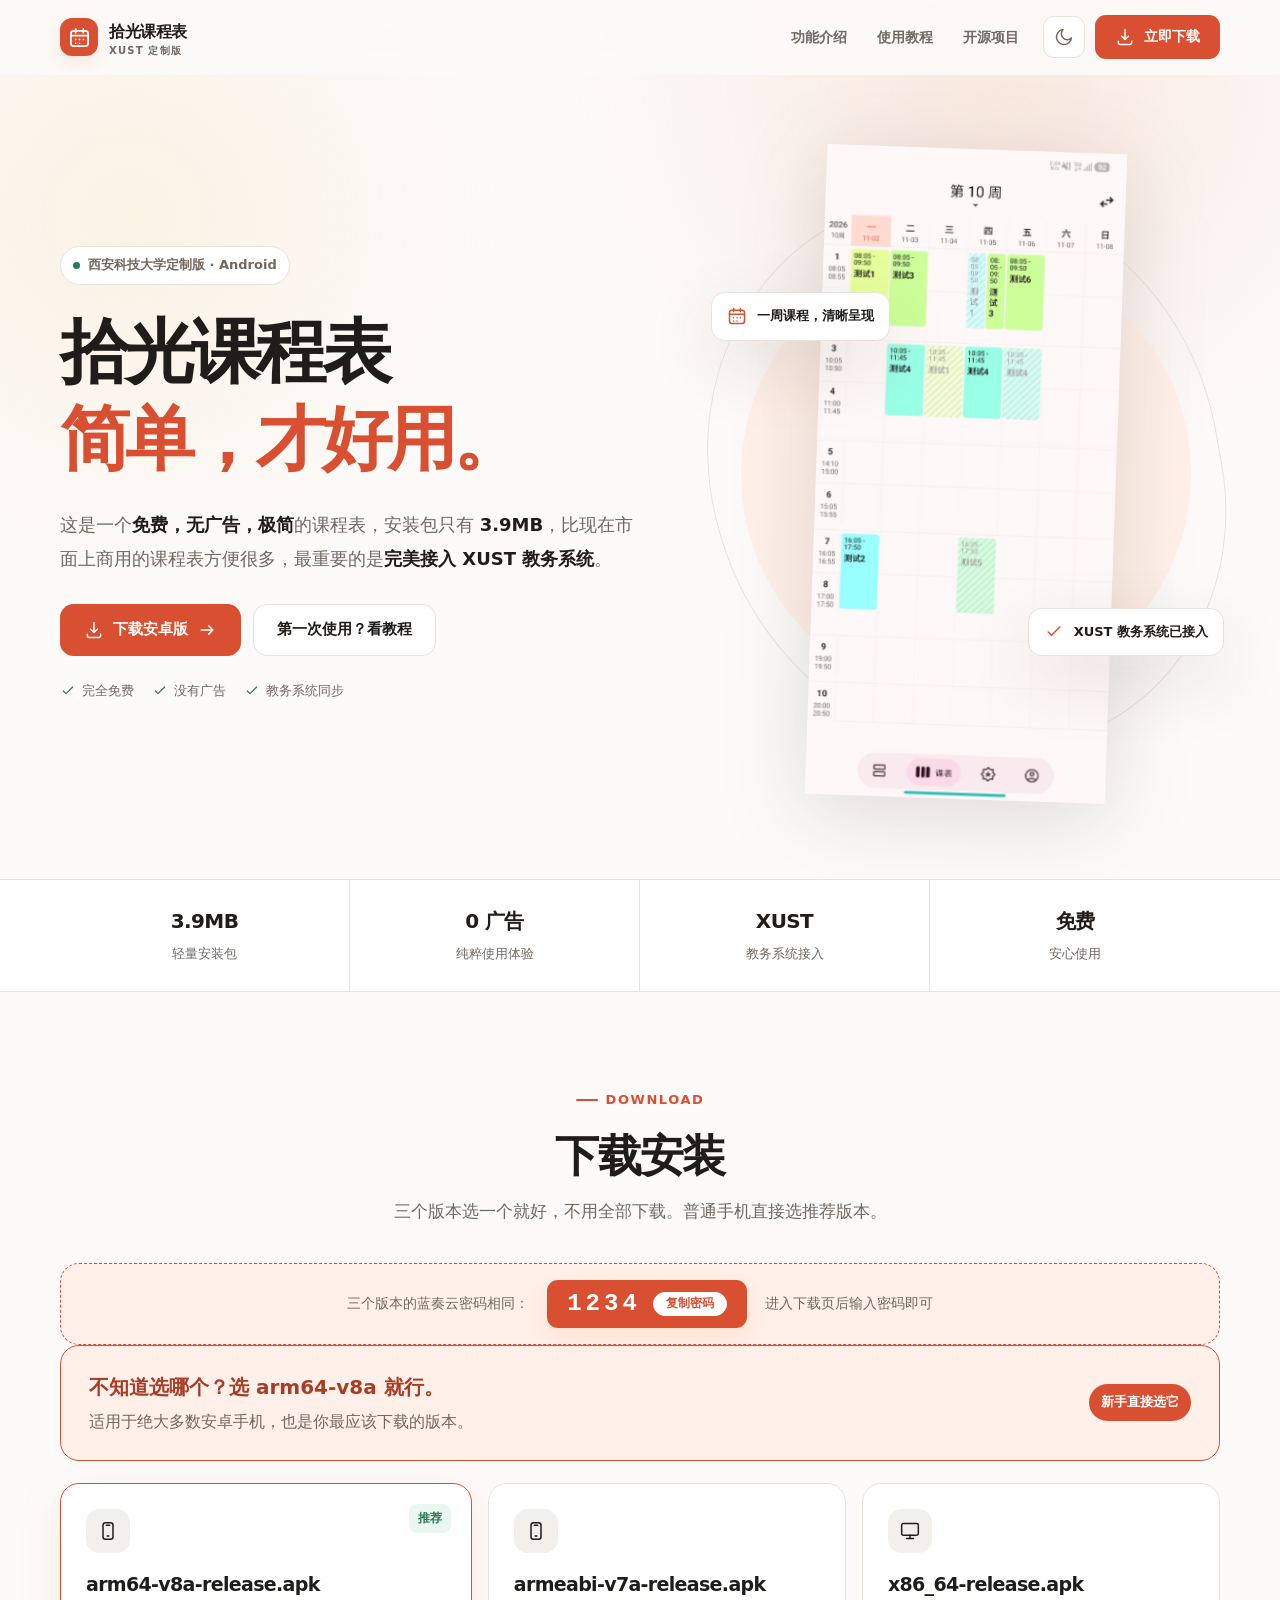
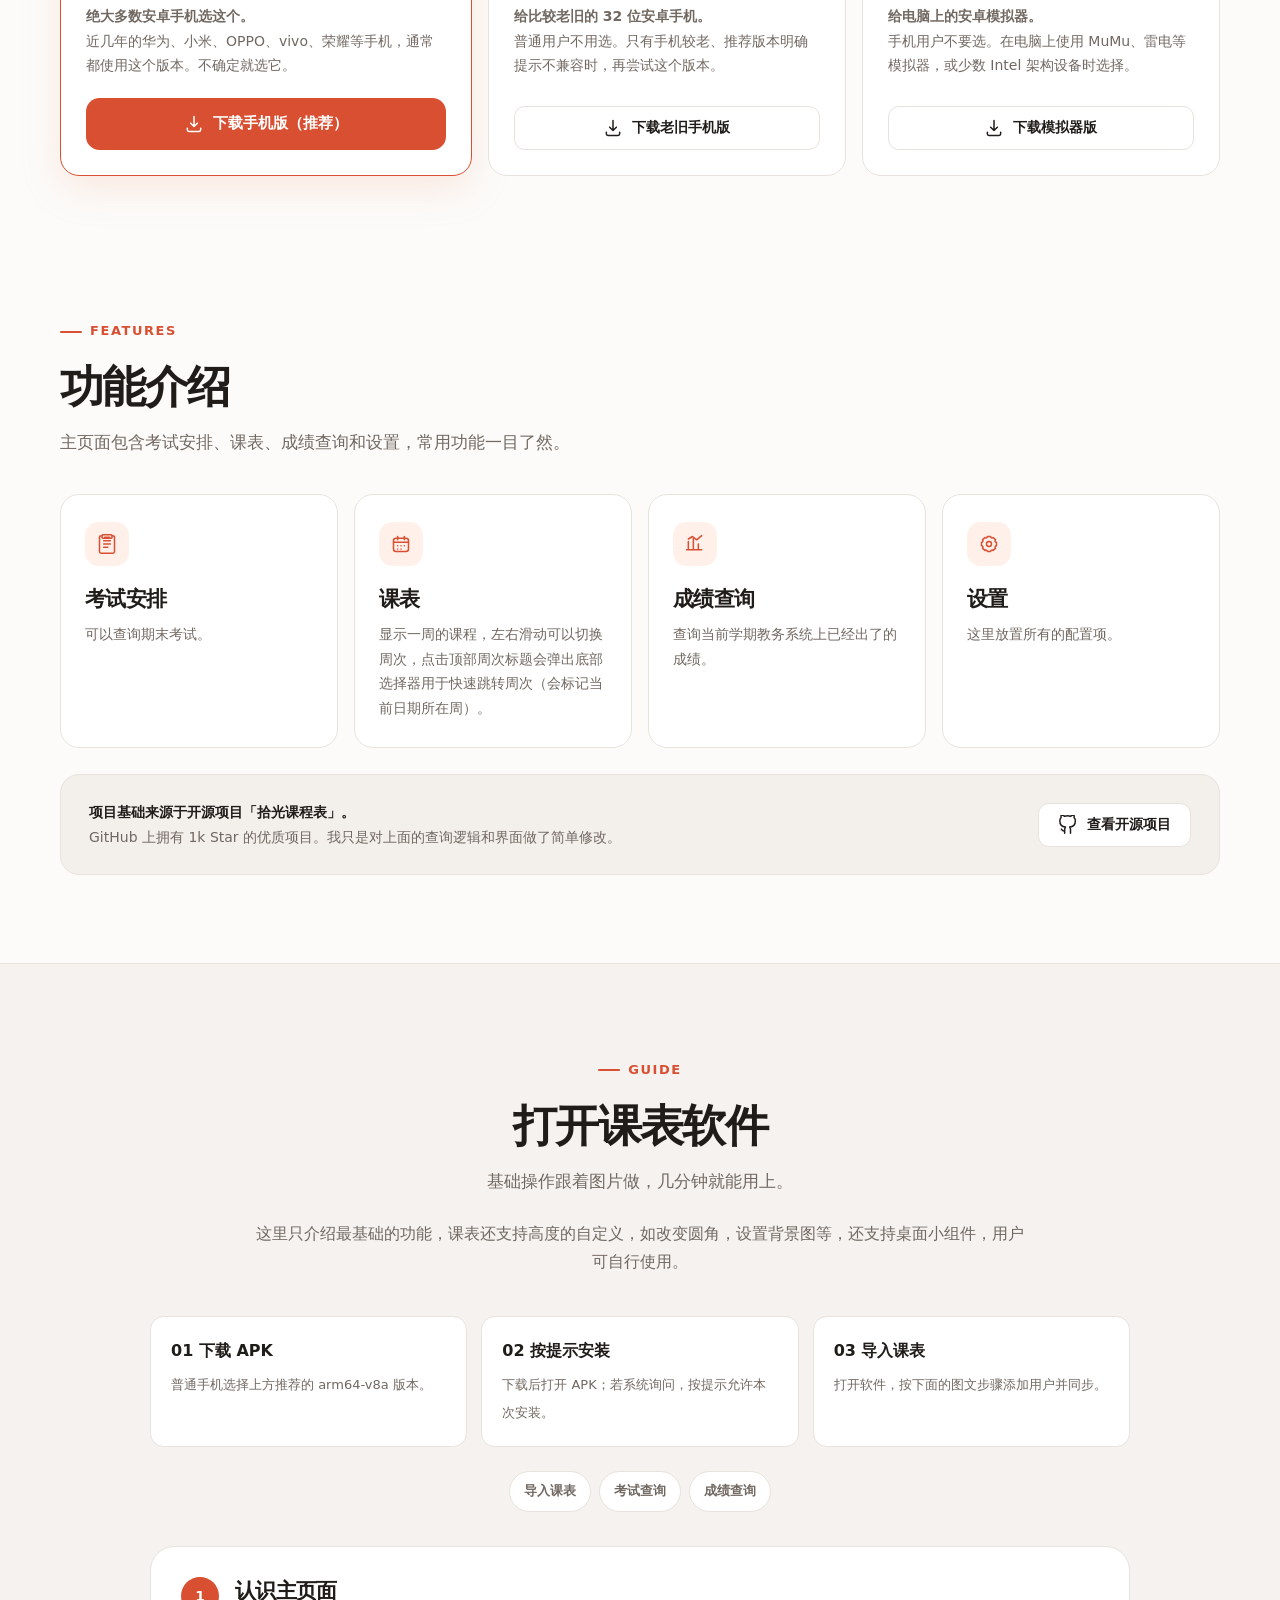
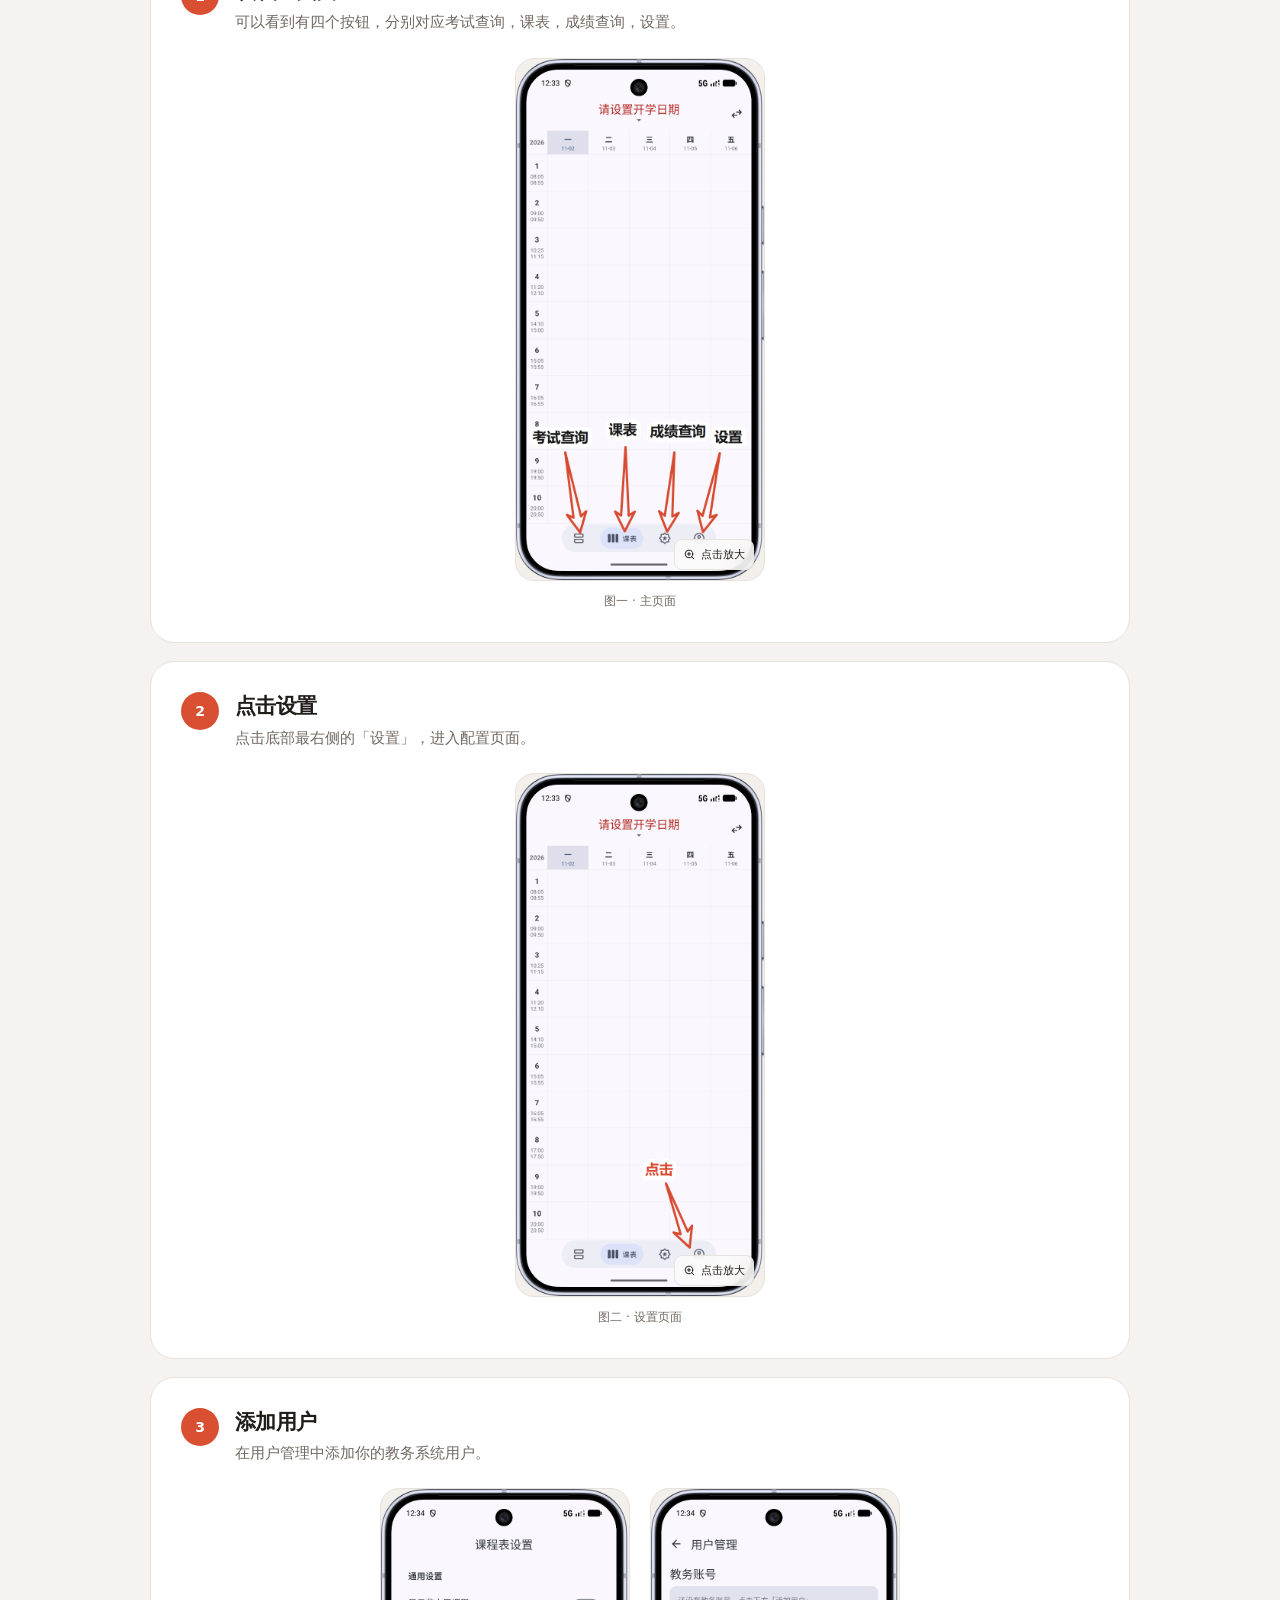
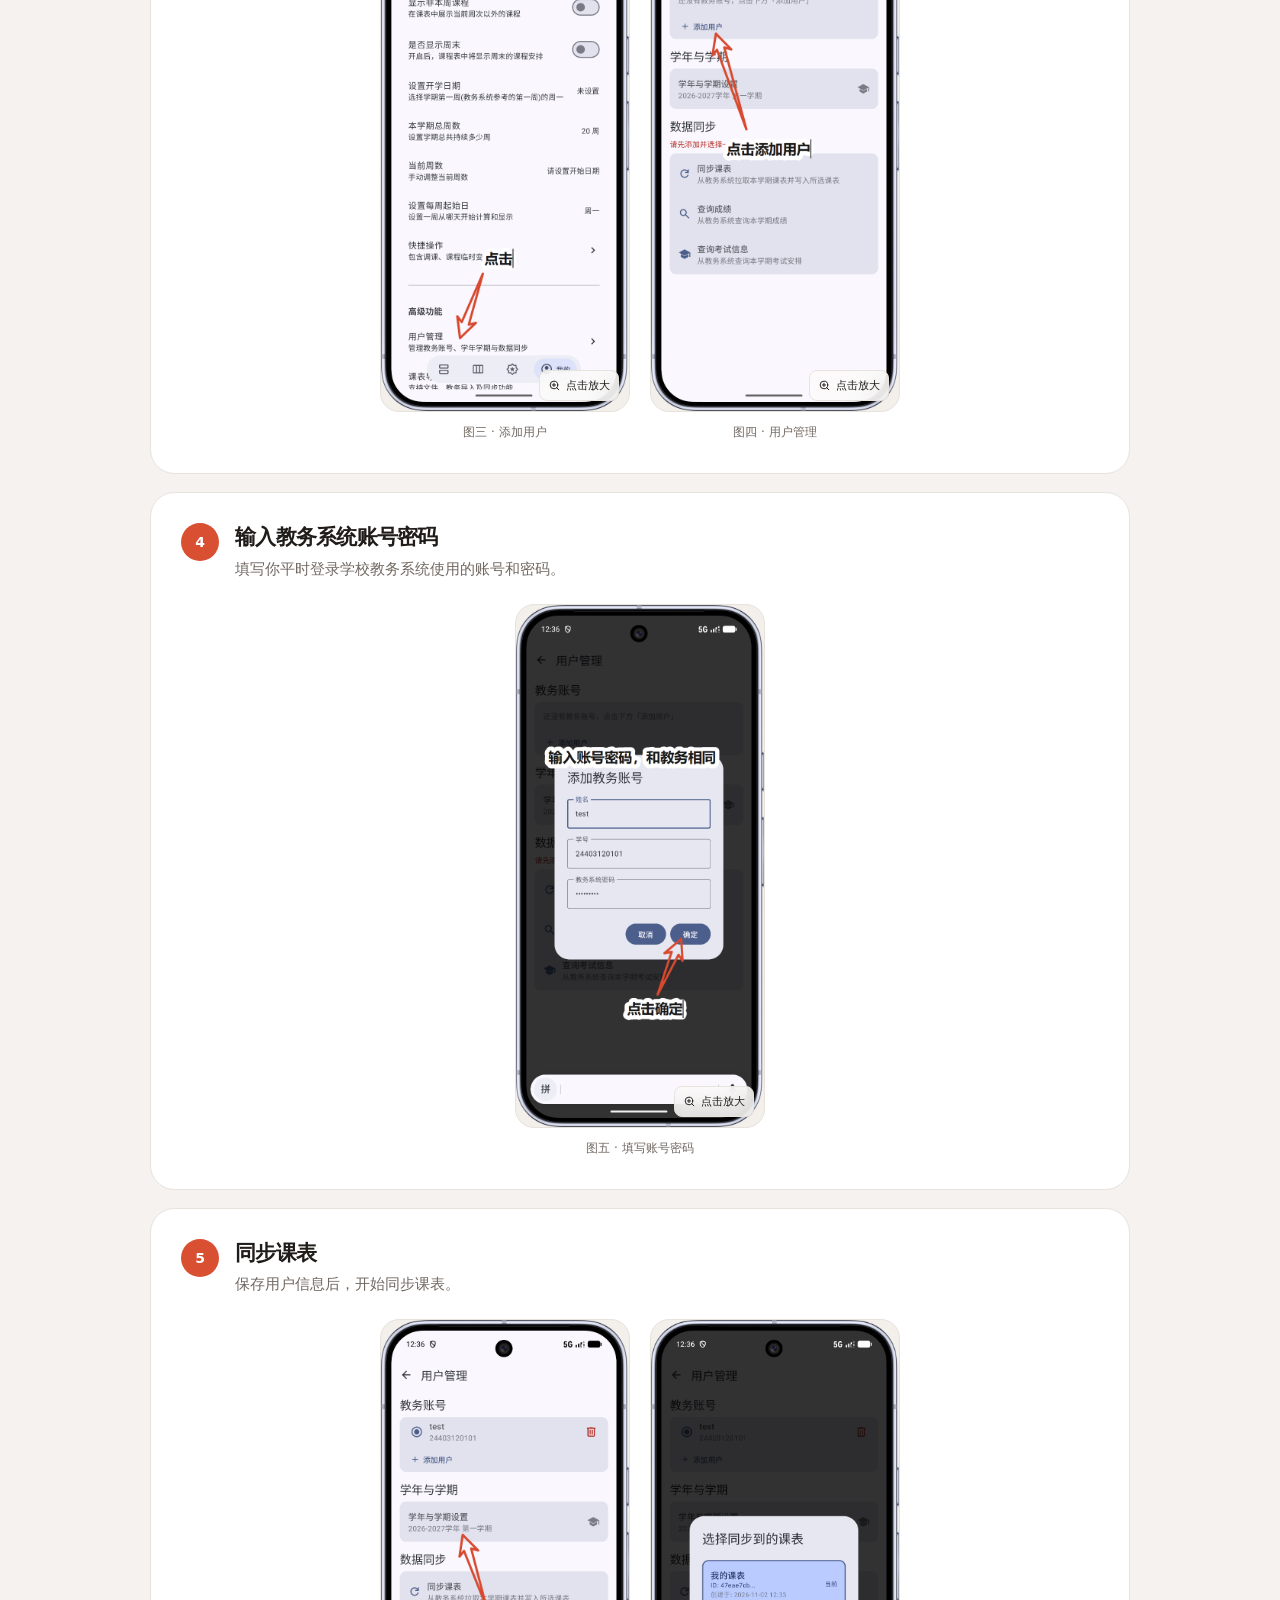
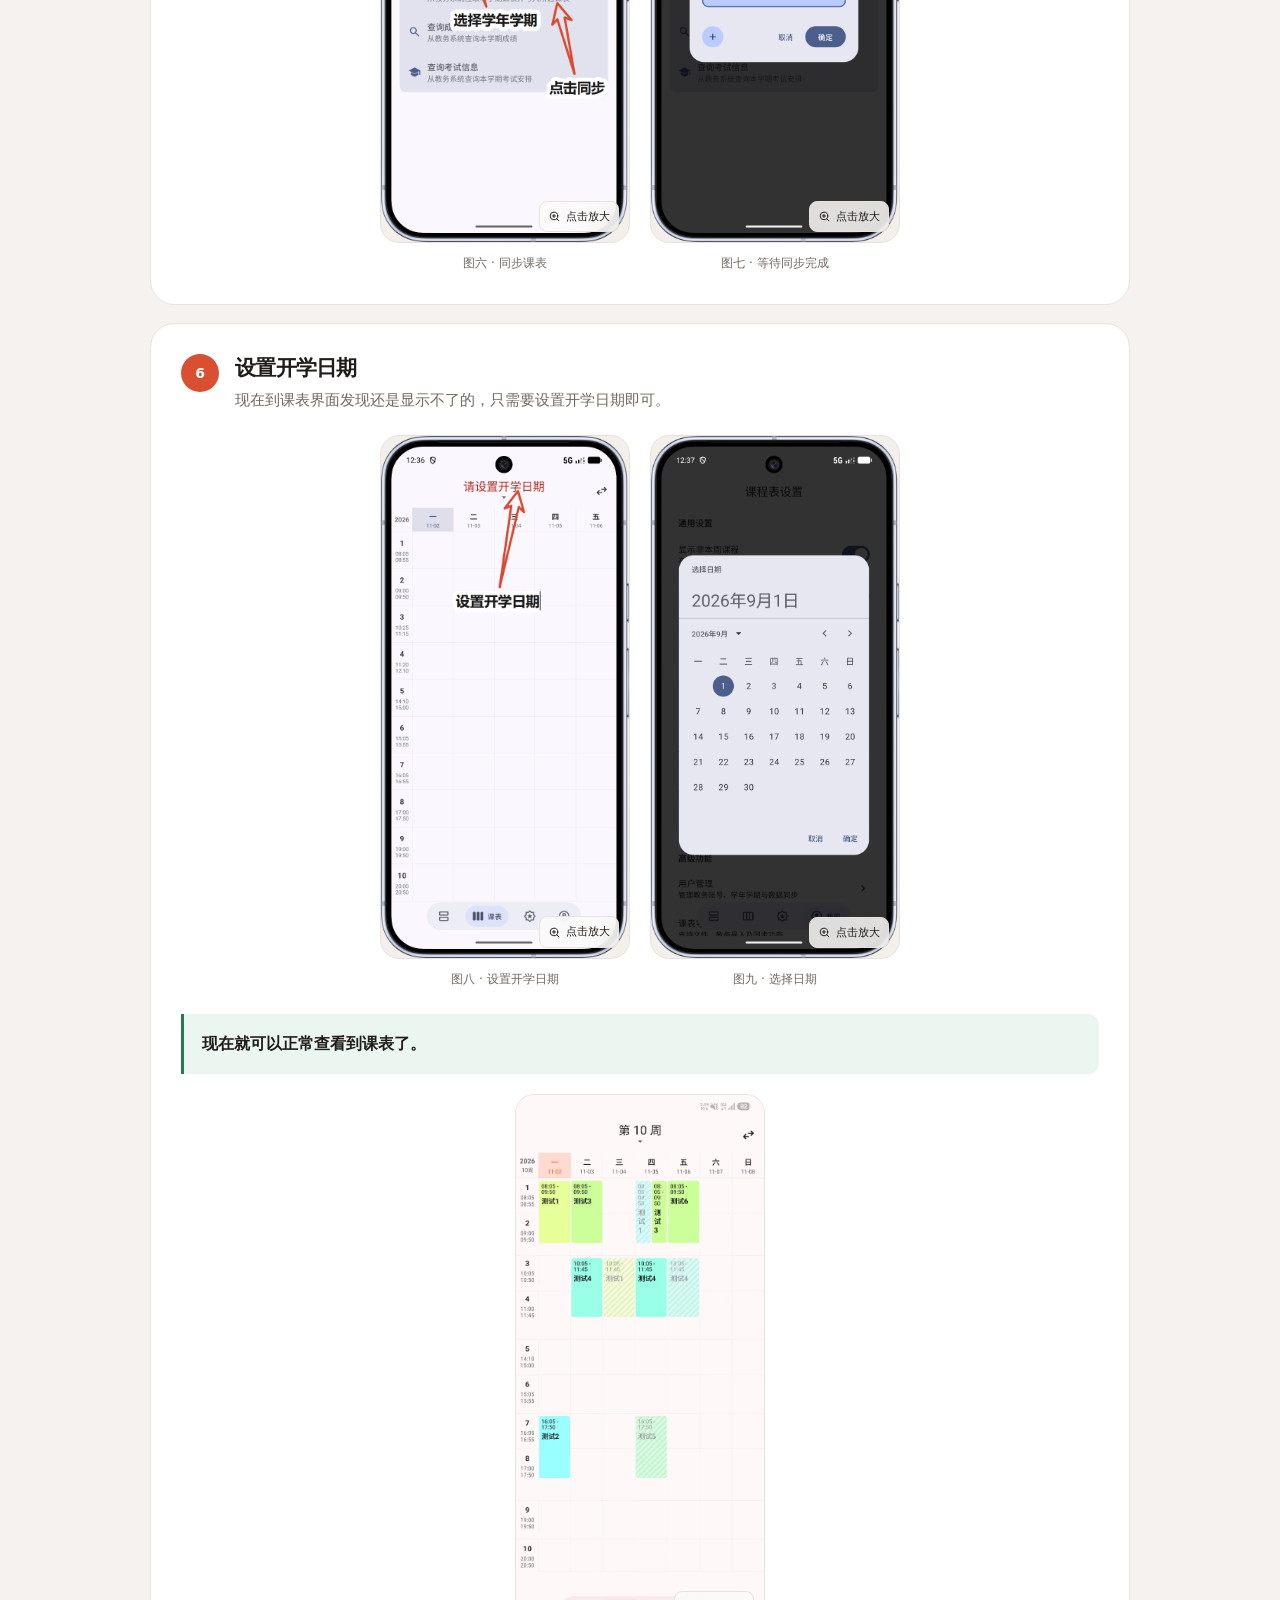
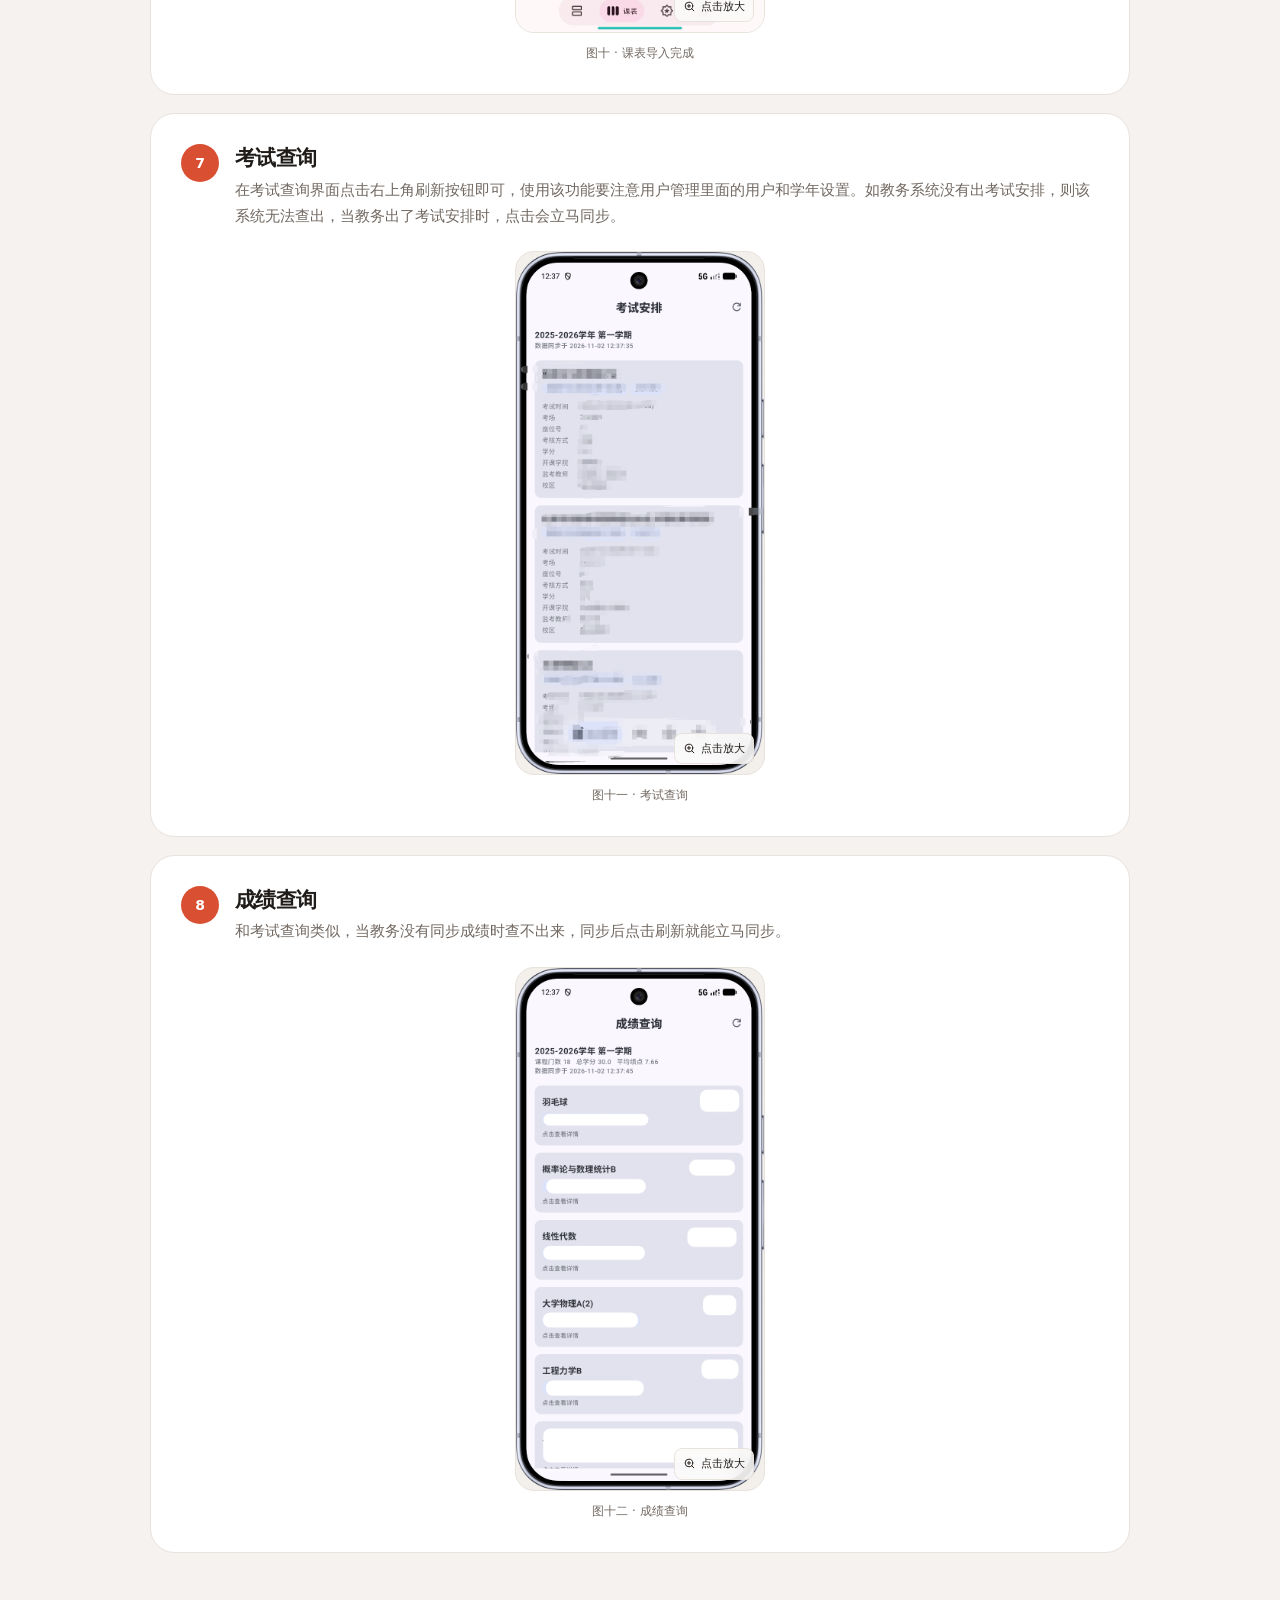
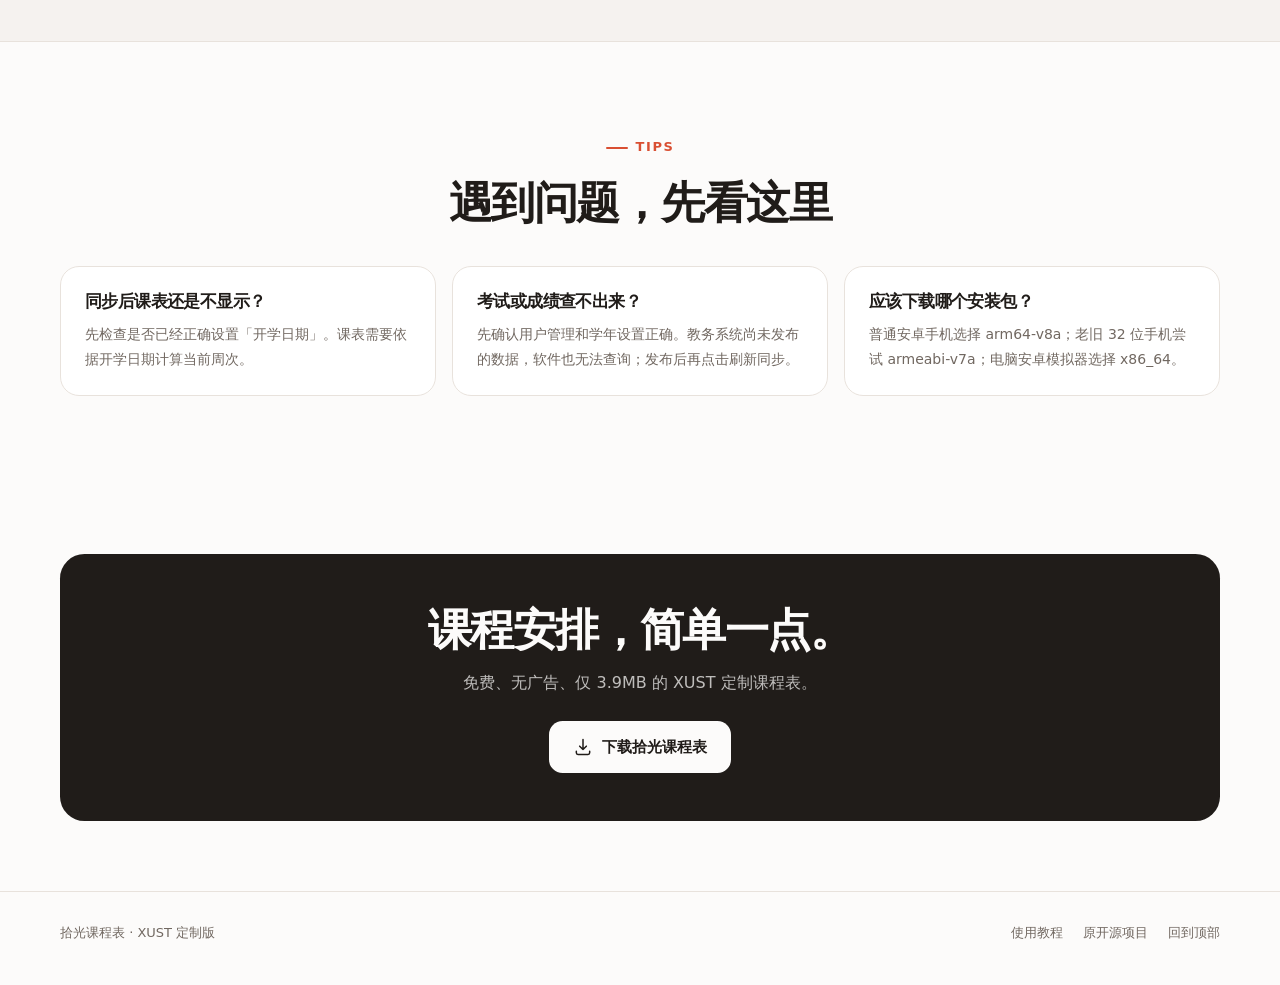
<file: static/shiguang-xust/index.html>
<!doctype html>
<html lang="zh-CN">
<head>
  <meta charset="utf-8">
  <meta name="viewport" content="width=device-width, initial-scale=1">
  <meta name="theme-color" content="#fcfbfa">
  <meta name="description" content="拾光课程表 XUST 定制版：免费、无广告、仅 3.9MB，完美接入 XUST 教务系统。查看下载方式与课表、考试、成绩查询教程。">
  <title>拾光课程表 · XUST 定制版</title>
  <style>
    :root {
      color-scheme: light;
      --background: #fcfbfa;
      --foreground: #201c19;
      --card: #ffffff;
      --card-foreground: #201c19;
      --popover: #ffffff;
      --popover-foreground: #201c19;
      --primary: #d94f32;
      --primary-hover: #c74328;
      --primary-foreground: #ffffff;
      --secondary: #f3efeb;
      --secondary-foreground: #3e3732;
      --muted: #f5f2ef;
      --muted-foreground: #716861;
      --accent: #fff0e9;
      --accent-foreground: #a93c24;
      --border: #e8e2dc;
      --input: #e8e2dc;
      --ring: #d94f32;
      --success: #287a52;
      --success-soft: #eaf6ef;
      --nav-bg: rgba(252, 251, 250, .86);
      --hero-glow: rgba(244, 174, 139, .24);
      --hero-glow-secondary: rgba(250, 218, 164, .25);
      --shadow-soft: 0 24px 70px rgba(71, 48, 35, .12);
      --shadow-float: 0 16px 42px rgba(71, 48, 35, .16);
      --radius: .85rem;
      --radius-sm: calc(var(--radius) * .6);
      --radius-md: calc(var(--radius) * .8);
      --radius-lg: var(--radius);
      --radius-xl: calc(var(--radius) * 1.4);
      --radius-2xl: calc(var(--radius) * 1.8);
      --duration-quick: 150ms;
      --duration-fast: 250ms;
      --duration-slow: 400ms;
      --ease-smooth-out: cubic-bezier(.22, 1, .36, 1);
    }

    .dark {
      color-scheme: dark;
      --background: #171412;
      --foreground: #f5f1ed;
      --card: #201c19;
      --card-foreground: #f5f1ed;
      --popover: #26211d;
      --popover-foreground: #f5f1ed;
      --primary: #f07655;
      --primary-hover: #fb8968;
      --primary-foreground: #25130d;
      --secondary: #2b2521;
      --secondary-foreground: #eee6df;
      --muted: #26211e;
      --muted-foreground: #b5aaa1;
      --accent: #38261f;
      --accent-foreground: #ffad91;
      --border: #37302b;
      --input: #443a34;
      --ring: #f07655;
      --success: #75c99b;
      --success-soft: #1d3025;
      --nav-bg: rgba(23, 20, 18, .88);
      --hero-glow: rgba(184, 82, 48, .12);
      --hero-glow-secondary: rgba(207, 158, 71, .09);
      --shadow-soft: 0 24px 70px rgba(0, 0, 0, .26);
      --shadow-float: 0 16px 42px rgba(0, 0, 0, .36);
    }

    *, *::before, *::after { box-sizing: border-box; }
    html { scroll-behavior: smooth; scroll-padding-top: 92px; }
    body {
      margin: 0;
      background: var(--background);
      color: var(--foreground);
      font-family: Inter, "PingFang SC", "Microsoft YaHei", system-ui, -apple-system, sans-serif;
      font-size: 16px;
      line-height: 1.75;
      -webkit-font-smoothing: antialiased;
    }
    body::before {
      content: "";
      position: fixed;
      inset: 0;
      z-index: -2;
      pointer-events: none;
      background:
        radial-gradient(circle at 78% 8%, var(--hero-glow), transparent 27rem),
        radial-gradient(circle at 10% 24%, var(--hero-glow-secondary), transparent 24rem);
    }
    img { display: block; max-width: 100%; }
    a { color: inherit; text-decoration: none; }
    button, a { -webkit-tap-highlight-color: transparent; }
    button { font: inherit; }
    :focus-visible { outline: 3px solid var(--ring); outline-offset: 4px; }
    ::selection { background: var(--accent); color: var(--accent-foreground); }

    .skip-link {
      position: fixed;
      left: 16px;
      top: -80px;
      z-index: 100;
      padding: 10px 16px;
      border-radius: var(--radius-md);
      background: var(--primary);
      color: var(--primary-foreground);
    }
    .skip-link:focus { top: 16px; }
    .container { width: min(1160px, calc(100% - 40px)); margin-inline: auto; }
    .section { padding: 88px 0; }
    .section-heading { max-width: 700px; margin-bottom: 36px; }
    .section-heading.center { margin-inline: auto; text-align: center; }
    .eyebrow {
      display: inline-flex;
      align-items: center;
      gap: 8px;
      margin-bottom: 16px;
      color: var(--primary);
      font-size: 13px;
      font-weight: 750;
      letter-spacing: .12em;
      text-transform: uppercase;
    }
    .eyebrow::before { content: ""; width: 22px; height: 2px; background: var(--primary); border-radius: 9px; }
    h1, h2, h3, h4, p { margin-top: 0; }
    h1, h2, h3, h4 { line-height: 1.25; letter-spacing: -.035em; }
    h2 { margin-bottom: 14px; font-size: clamp(30px, 4vw, 44px); }
    h3 { font-size: 21px; }
    .section-heading p { margin-bottom: 0; color: var(--muted-foreground); font-size: 17px; }
    .muted { color: var(--muted-foreground); }
    .icon { width: 20px; height: 20px; flex: none; fill: none; stroke: currentColor; stroke-width: 1.8; stroke-linecap: round; stroke-linejoin: round; }

    .site-header {
      position: sticky;
      top: 0;
      z-index: 40;
      border-bottom: 1px solid transparent;
      background: var(--nav-bg);
      backdrop-filter: blur(16px);
      -webkit-backdrop-filter: blur(16px);
      transition: border-color var(--duration-fast);
    }
    .site-header.scrolled { border-bottom-color: var(--border); }
    .nav { min-height: 74px; display: flex; align-items: center; justify-content: space-between; gap: 24px; }
    .brand { display: inline-flex; align-items: center; gap: 11px; font-weight: 800; letter-spacing: -.03em; white-space: nowrap; }
    .brand-mark {
      display: grid;
      place-items: center;
      width: 38px;
      height: 38px;
      border-radius: 12px;
      background: var(--primary);
      color: var(--primary-foreground);
      box-shadow: 0 7px 18px var(--hero-glow);
    }
    .brand-mark .icon { width: 23px; height: 23px; }
    .brand small { display: block; color: var(--muted-foreground); font-size: 10px; font-weight: 700; letter-spacing: .12em; line-height: 1; }
    .nav-links { display: flex; align-items: center; gap: 30px; margin-left: auto; }
    .nav-links a { color: var(--muted-foreground); font-size: 14px; font-weight: 600; transition: color var(--duration-quick); }
    .nav-links a:hover { color: var(--foreground); }
    .nav-actions { display: flex; align-items: center; gap: 10px; }

    .btn {
      display: inline-flex;
      align-items: center;
      justify-content: center;
      gap: 9px;
      min-height: 44px;
      padding: 10px 19px;
      border: 1px solid transparent;
      border-radius: var(--radius-md);
      cursor: pointer;
      font-weight: 700;
      font-size: 14px;
      line-height: 1.4;
      transition: background-color var(--duration-quick), border-color var(--duration-quick), color var(--duration-quick), transform var(--duration-quick);
    }
    .btn:hover { transform: translateY(-1px); }
    .btn:active { transform: translateY(0); }
    .btn-primary { background: var(--primary); color: var(--primary-foreground); }
    .btn-primary:hover { background: var(--primary-hover); }
    .btn-secondary { background: var(--secondary); color: var(--secondary-foreground); }
    .btn-secondary:hover { background: var(--accent); color: var(--accent-foreground); }
    .btn-outline { border-color: var(--border); background: var(--card); color: var(--foreground); }
    .btn-outline:hover { border-color: var(--primary); color: var(--primary); }
    .btn-lg { min-height: 52px; padding: 13px 23px; font-size: 15px; border-radius: var(--radius-lg); }
    .icon-btn { width: 42px; height: 42px; padding: 0; border: 1px solid var(--border); border-radius: var(--radius-md); background: var(--card); color: var(--muted-foreground); cursor: pointer; display: grid; place-items: center; }
    .icon-btn:hover { color: var(--foreground); background: var(--secondary); }
    .sun-icon { display: none; }
    .dark .sun-icon { display: block; }
    .dark .moon-icon { display: none; }

    .hero { padding: 74px 0 80px; overflow: hidden; }
    .hero-grid { display: grid; grid-template-columns: 1.08fr .92fr; align-items: center; gap: 54px; }
    .hero-badge {
      display: inline-flex;
      align-items: center;
      gap: 8px;
      padding: 7px 12px;
      margin-bottom: 24px;
      border: 1px solid var(--border);
      border-radius: 999px;
      background: var(--card);
      color: var(--muted-foreground);
      font-size: 13px;
      font-weight: 650;
    }
    .hero-badge .dot { width: 7px; height: 7px; border-radius: 50%; background: var(--success); }
    .hero h1 { margin-bottom: 24px; font-size: clamp(44px, 6vw, 70px); font-weight: 850; letter-spacing: -.065em; }
    .hero h1 span { color: var(--primary); }
    .hero-description { max-width: 590px; margin-bottom: 28px; color: var(--muted-foreground); font-size: 18px; line-height: 1.9; }
    .hero-description strong { color: var(--foreground); font-weight: 700; }
    .hero-actions { display: flex; flex-wrap: wrap; gap: 12px; }
    .hero-notes { display: flex; flex-wrap: wrap; gap: 18px; margin-top: 24px; color: var(--muted-foreground); font-size: 13px; }
    .hero-notes span { display: inline-flex; align-items: center; gap: 6px; }
    .hero-notes .icon { width: 16px; height: 16px; color: var(--success); }
    .hero-visual { position: relative; min-height: 590px; display: grid; place-items: center; }
    .hero-visual::before {
      content: "";
      position: absolute;
      width: 450px;
      height: 450px;
      border-radius: 50%;
      background: var(--accent);
      z-index: -1;
    }
    .hero-visual::after {
      content: "";
      position: absolute;
      inset: 45px 0;
      border: 1px solid var(--border);
      border-radius: 48% 52% 45% 55%;
      transform: rotate(-10deg);
      z-index: -1;
    }
    .hero-phone { width: 300px; filter: drop-shadow(var(--shadow-float)); transform: rotate(2deg); }
    .float-card {
      position: absolute;
      display: flex;
      align-items: center;
      gap: 10px;
      padding: 12px 15px;
      border: 1px solid var(--border);
      border-radius: var(--radius-lg);
      background: var(--card);
      box-shadow: var(--shadow-soft);
      font-size: 13px;
      font-weight: 700;
    }
    .float-card .icon { color: var(--primary); }
    .float-card.one { left: 0; top: 22%; }
    .float-card.two { right: -4px; bottom: 22%; }

    .quick-strip { border-block: 1px solid var(--border); background: var(--card); }
    .quick-strip-inner { display: grid; grid-template-columns: repeat(4, 1fr); }
    .quick-item { padding: 24px 20px; text-align: center; border-right: 1px solid var(--border); }
    .quick-item:last-child { border-right: 0; }
    .quick-item strong { display: block; font-size: 20px; letter-spacing: -.03em; }
    .quick-item span { color: var(--muted-foreground); font-size: 13px; }

    .download-section { padding-top: 90px; }
    .download-pick {
      display: flex;
      align-items: center;
      justify-content: space-between;
      gap: 24px;
      padding: 24px 28px;
      margin-bottom: 22px;
      border: 1px solid var(--primary);
      border-radius: var(--radius-xl);
      background: var(--accent);
    }
    .download-pick strong { display: block; margin-bottom: 3px; color: var(--accent-foreground); font-size: 20px; }
    .download-pick p { margin: 0; color: var(--muted-foreground); }
    .pick-label { flex: none; padding: 7px 12px; border-radius: 999px; background: var(--primary); color: var(--primary-foreground); font-size: 13px; font-weight: 750; }
    .download-grid { display: grid; grid-template-columns: 1.15fr 1fr 1fr; gap: 16px; }
    .download-card { position: relative; display: flex; flex-direction: column; min-width: 0; padding: 25px; border: 1px solid var(--border); border-radius: var(--radius-xl); background: var(--card); }
    .download-card.recommended { border-color: var(--primary); box-shadow: 0 12px 38px var(--hero-glow); }
    .recommend-tag { position: absolute; right: 20px; top: 20px; padding: 4px 9px; border-radius: var(--radius-sm); background: var(--success-soft); color: var(--success); font-size: 12px; font-weight: 750; }
    .device-icon { display: grid; place-items: center; width: 44px; height: 44px; margin-bottom: 20px; border-radius: var(--radius-lg); background: var(--secondary); color: var(--foreground); }
    .download-card h3 { margin-bottom: 8px; font-size: 19px; word-break: break-word; }
    .download-card p { flex: 1; margin-bottom: 20px; color: var(--muted-foreground); font-size: 14px; }
    .download-card .btn { width: 100%; }
    .download-meta { display: flex; align-items: center; justify-content: center; flex-wrap: wrap; gap: 12px 18px; margin-top: 22px; padding: 16px 24px; border: 1px dashed var(--primary); border-radius: var(--radius-xl); background: var(--accent); color: var(--muted-foreground); font-size: 14px; }
    .password { display: inline-flex; align-items: center; gap: 12px; padding: 10px 18px; border: 2px solid var(--primary); border-radius: var(--radius-md); background: var(--primary); color: var(--primary-foreground); font-family: ui-monospace, SFMono-Regular, Consolas, monospace; font-weight: 800; font-size: 24px; letter-spacing: 4px; line-height: 1; box-shadow: 0 8px 22px var(--hero-glow); }
    .copy-btn { padding: 5px 12px; border: 1px solid var(--primary-foreground); border-radius: 999px; background: var(--primary-foreground); color: var(--primary); cursor: pointer; font-size: 12px; font-weight: 700; transition: opacity var(--duration-fast); }
    .copy-btn:hover { opacity: .88; }

    .features { padding-top: 50px; }
    .feature-grid { display: grid; grid-template-columns: repeat(4, 1fr); gap: 16px; }
    .feature-card { padding: 27px 24px; border: 1px solid var(--border); border-radius: var(--radius-xl); background: var(--card); transition: border-color var(--duration-fast), transform var(--duration-fast); }
    .feature-card:hover { border-color: var(--primary); transform: translateY(-3px); }
    .feature-card .device-icon { color: var(--primary); background: var(--accent); }
    .feature-card h3 { margin-bottom: 10px; }
    .feature-card p { margin: 0; color: var(--muted-foreground); font-size: 14px; }
    .source-note { display: flex; align-items: center; justify-content: space-between; gap: 28px; margin-top: 26px; padding: 25px 28px; border: 1px solid var(--border); border-radius: var(--radius-xl); background: var(--secondary); }
    .source-note p { margin: 0; color: var(--muted-foreground); font-size: 14px; }
    .source-note strong { color: var(--foreground); }
    .source-note .btn { flex: none; }

    .tutorial-section { background: var(--muted); border-block: 1px solid var(--border); }
    .tutorial-intro { max-width: 780px; margin: -12px auto 40px; text-align: center; color: var(--muted-foreground); }
    .tutorial-nav { display: flex; justify-content: center; flex-wrap: wrap; gap: 8px; margin-bottom: 34px; }
    .tutorial-nav a { padding: 8px 14px; border: 1px solid var(--border); border-radius: 999px; background: var(--card); color: var(--muted-foreground); font-size: 13px; font-weight: 650; }
    .tutorial-nav a:hover { color: var(--primary); border-color: var(--primary); }
    .tutorial-stack { display: grid; gap: 18px; max-width: 980px; margin-inline: auto; }
    .tutorial-card { padding: 30px; border: 1px solid var(--border); border-radius: var(--radius-2xl); background: var(--card); }
    .step-head { display: flex; align-items: flex-start; gap: 16px; margin-bottom: 22px; }
    .step-number { display: grid; place-items: center; flex: none; width: 38px; height: 38px; border-radius: 50%; background: var(--primary); color: var(--primary-foreground); font-size: 14px; font-weight: 800; }
    .step-head h3 { margin: 1px 0 5px; }
    .step-head p { margin: 0; color: var(--muted-foreground); font-size: 15px; }
    .screenshots { display: flex; justify-content: center; align-items: flex-start; flex-wrap: wrap; gap: 20px; }
    .shot { width: min(250px, 100%); margin: 0; }
    .shot-button { position: relative; display: block; width: 100%; padding: 0; overflow: hidden; border: 1px solid var(--border); border-radius: var(--radius-xl); background: var(--secondary); cursor: zoom-in; }
    .shot-button img { width: 100%; transition: transform var(--duration-slow) var(--ease-smooth-out); }
    .shot-button:hover img { transform: scale(1.015); }
    .zoom-hint { position: absolute; right: 10px; bottom: 10px; display: inline-flex; align-items: center; gap: 5px; padding: 5px 8px; border: 1px solid var(--border); border-radius: var(--radius-sm); background: var(--nav-bg); color: var(--foreground); backdrop-filter: blur(10px); font-size: 11px; }
    .zoom-hint .icon { width: 13px; height: 13px; }
    .shot figcaption { padding-top: 10px; text-align: center; color: var(--muted-foreground); font-size: 12px; }
    .inline-result { margin: 24px 0 20px; padding: 16px 18px; border-left: 3px solid var(--success); border-radius: 0 var(--radius-md) var(--radius-md) 0; background: var(--success-soft); color: var(--foreground); font-weight: 650; }
    .install-guide { display: grid; grid-template-columns: repeat(3, 1fr); gap: 14px; max-width: 980px; margin: 0 auto 24px; }
    .install-item { padding: 20px; border: 1px solid var(--border); border-radius: var(--radius-lg); background: var(--card); }
    .install-item strong { display: block; margin-bottom: 5px; }
    .install-item span { color: var(--muted-foreground); font-size: 13px; }

    .faq-grid { display: grid; grid-template-columns: repeat(3, 1fr); gap: 16px; }
    .faq-card { padding: 24px; border: 1px solid var(--border); border-radius: var(--radius-xl); background: var(--card); }
    .faq-card h3 { margin-bottom: 10px; font-size: 17px; }
    .faq-card p { margin: 0; color: var(--muted-foreground); font-size: 14px; }
    .final-cta { padding: 70px 0; }
    .final-cta-inner { position: relative; overflow: hidden; padding: 48px; border-radius: var(--radius-2xl); background: var(--foreground); color: var(--background); text-align: center; }
    .final-cta h2 { margin-bottom: 12px; }
    .final-cta p { margin-bottom: 24px; opacity: .72; }
    .final-cta .btn { background: var(--background); color: var(--foreground); }
    .site-footer { padding: 30px 0 40px; border-top: 1px solid var(--border); }
    .footer-inner { display: flex; align-items: center; justify-content: space-between; gap: 20px; color: var(--muted-foreground); font-size: 13px; }
    .footer-links { display: flex; gap: 20px; }
    .footer-links a:hover { color: var(--primary); }

    dialog { width: min(520px, calc(100% - 28px)); max-height: 92vh; padding: 0; overflow: visible; border: 1px solid var(--border); border-radius: var(--radius-xl); background: var(--popover); color: var(--popover-foreground); box-shadow: var(--shadow-float); }
    dialog::backdrop { background: rgba(0, 0, 0, .72); backdrop-filter: blur(5px); }
    dialog[open] { animation: modal-in var(--duration-fast) var(--ease-smooth-out); }
    .dialog-image { max-height: 88vh; width: 100%; object-fit: contain; border-radius: var(--radius-xl); }
    .dialog-close { position: absolute; right: 10px; top: 10px; background: var(--nav-bg); }
    .toast { position: fixed; left: 50%; bottom: 28px; z-index: 90; padding: 10px 16px; border: 1px solid var(--border); border-radius: var(--radius-md); background: var(--popover); color: var(--popover-foreground); box-shadow: var(--shadow-float); opacity: 0; pointer-events: none; transform: translate(-50%, 10px); transition: opacity var(--duration-fast), transform var(--duration-fast); }
    .toast.show { opacity: 1; transform: translate(-50%, 0); }
    @keyframes modal-in { from { opacity: 0; transform: scale(.96); } to { opacity: 1; transform: scale(1); } }

    @media (max-width: 980px) {
      .hero-grid { grid-template-columns: 1fr 380px; gap: 20px; }
      .hero-phone { width: 260px; }
      .float-card.one { left: -10px; }
      .float-card.two { right: -10px; }
      .download-grid { grid-template-columns: 1fr 1fr; }
      .download-card.recommended { grid-column: 1 / -1; }
      .feature-grid { grid-template-columns: 1fr 1fr; }
    }
    @media (max-width: 760px) {
      .container { width: min(100% - 28px, 620px); }
      .section { padding: 64px 0; }
      .nav { min-height: 66px; gap: 10px; }
      .nav-links { display: none; }
      .brand { font-size: 14px; }
      .brand small { font-size: 9px; }
      .nav-actions .btn { min-height: 40px; padding: 8px 13px; }
      .hero { padding: 46px 0 56px; }
      .hero-grid { grid-template-columns: 1fr; }
      .hero h1 { font-size: clamp(43px, 13vw, 60px); }
      .hero-description { font-size: 16px; }
      .hero-visual { min-height: 570px; margin-top: 14px; }
      .hero-phone { width: 280px; }
      .float-card.one { left: 0; top: 18%; }
      .float-card.two { right: 0; bottom: 18%; }
      .quick-strip-inner { grid-template-columns: 1fr 1fr; }
      .quick-item:nth-child(2) { border-right: 0; }
      .quick-item:nth-child(-n+2) { border-bottom: 1px solid var(--border); }
      .download-pick { align-items: flex-start; padding: 20px; }
      .download-pick strong { font-size: 17px; }
      .download-pick p { font-size: 14px; }
      .download-grid { grid-template-columns: 1fr; }
      .download-card.recommended { grid-column: auto; }
      .source-note { align-items: flex-start; flex-direction: column; }
      .tutorial-card { padding: 22px 16px; }
      .step-head { gap: 12px; }
      .step-number { width: 34px; height: 34px; }
      .install-guide, .faq-grid { grid-template-columns: 1fr; }
      .final-cta-inner { padding: 36px 22px; }
      .footer-inner { align-items: flex-start; flex-direction: column; }
    }
    @media (max-width: 430px) {
      .brand-text small { display: none; }
      .brand-mark { width: 34px; height: 34px; }
      .nav-actions .btn .nav-download-text { display: none; }
      .nav-actions .btn { width: 40px; padding: 0; }
      .hero-actions .btn { width: 100%; }
      .hero-visual { min-height: 530px; }
      .hero-phone { width: 250px; }
      .float-card { padding: 9px 11px; font-size: 11px; }
      .download-pick { flex-direction: column; gap: 12px; }
      .shot { width: min(270px, 100%); }
    }
    @media (prefers-reduced-motion: reduce) {
      html { scroll-behavior: auto; }
      *, *::before, *::after { animation-duration: .01ms !important; animation-iteration-count: 1 !important; transition-duration: .01ms !important; }
    }
  </style>
</head>
<body>
  <a class="skip-link" href="#main">跳到主要内容</a>

  <svg width="0" height="0" aria-hidden="true" style="position:absolute">
    <symbol id="i-calendar" viewBox="0 0 24 24"><rect x="3" y="5" width="18" height="16" rx="3"/><path d="M16 3v4M8 3v4M3 10h18M8 14h.01M12 14h.01M16 14h.01M8 18h.01M12 18h.01"/></symbol>
    <symbol id="i-download" viewBox="0 0 24 24"><path d="M12 3v12m0 0 4-4m-4 4-4-4M4 17v2a2 2 0 0 0 2 2h12a2 2 0 0 0 2-2v-2"/></symbol>
    <symbol id="i-arrow" viewBox="0 0 24 24"><path d="M5 12h14m-5-5 5 5-5 5"/></symbol>
    <symbol id="i-check" viewBox="0 0 24 24"><path d="m5 12 4 4L19 6"/></symbol>
    <symbol id="i-moon" viewBox="0 0 24 24"><path d="M20.9 13.1A9 9 0 1 1 10.9 3.1 7 7 0 0 0 20.9 13.1Z"/></symbol>
    <symbol id="i-sun" viewBox="0 0 24 24"><circle cx="12" cy="12" r="4"/><path d="M12 2v2m0 16v2M4.93 4.93l1.42 1.42m11.3 11.3 1.42 1.42M2 12h2m16 0h2M4.93 19.07l1.42-1.42m11.3-11.3 1.42-1.42"/></symbol>
    <symbol id="i-phone" viewBox="0 0 24 24"><rect x="6" y="2" width="12" height="20" rx="3"/><path d="M10 5h4M11 18h2"/></symbol>
    <symbol id="i-monitor" viewBox="0 0 24 24"><rect x="2" y="3" width="20" height="14" rx="2"/><path d="M8 21h8m-4-4v4"/></symbol>
    <symbol id="i-book" viewBox="0 0 24 24"><path d="M4 19.5A2.5 2.5 0 0 1 6.5 17H20V3H6.5A2.5 2.5 0 0 0 4 5.5v14Z"/><path d="M4 19.5A2.5 2.5 0 0 0 6.5 22H20v-5"/></symbol>
    <symbol id="i-exam" viewBox="0 0 24 24"><path d="M9 4h6m-7 4h8m-8 4h8m-8 4h5"/><path d="M6 2H5a2 2 0 0 0-2 2v17a2 2 0 0 0 2 2h14a2 2 0 0 0 2-2V4a2 2 0 0 0-2-2h-1"/><rect x="6" y="1" width="12" height="4" rx="1"/></symbol>
    <symbol id="i-score" viewBox="0 0 24 24"><path d="M4 19V9m6 10V5m6 14v-7m4 7H2"/><path d="m4 6 5-3 5 4 6-5"/></symbol>
    <symbol id="i-settings" viewBox="0 0 24 24"><circle cx="12" cy="12" r="3"/><path d="M19.4 15a1.7 1.7 0 0 0 .34 1.88l.06.06-2.83 2.83-.06-.06a1.7 1.7 0 0 0-1.88-.34 1.7 1.7 0 0 0-1.03 1.56V21h-4v-.08A1.7 1.7 0 0 0 8.96 19.4a1.7 1.7 0 0 0-1.88.34l-.06.06-2.83-2.83.06-.06A1.7 1.7 0 0 0 4.6 15 1.7 1.7 0 0 0 3.08 14H3v-4h.08A1.7 1.7 0 0 0 4.6 8.96a1.7 1.7 0 0 0-.34-1.88l-.06-.06 2.83-2.83.06.06A1.7 1.7 0 0 0 9 4.6 1.7 1.7 0 0 0 10 3.08V3h4v.08A1.7 1.7 0 0 0 15.04 4.6a1.7 1.7 0 0 0 1.88-.34l.06-.06 2.83 2.83-.06.06A1.7 1.7 0 0 0 19.4 9c.14.6.67 1.03 1.52 1.03H21v4h-.08c-.85 0-1.38.4-1.52.97Z"/></symbol>
    <symbol id="i-zoom" viewBox="0 0 24 24"><circle cx="11" cy="11" r="7"/><path d="m20 20-4-4M11 8v6M8 11h6"/></symbol>
    <symbol id="i-close" viewBox="0 0 24 24"><path d="m6 6 12 12M18 6 6 18"/></symbol>
    <symbol id="i-github" viewBox="0 0 24 24"><path d="M15 22v-4a4.8 4.8 0 0 0-1-3.5c3.3-.37 6.8-1.62 6.8-7.4A5.8 5.8 0 0 0 19.25 3 5.4 5.4 0 0 0 19.1 0S17.9-.35 15 1.5a13.4 13.4 0 0 0-7 0C5.1-.35 3.9 0 3.9 0a5.4 5.4 0 0 0-.15 3A5.8 5.8 0 0 0 2.2 7.1c0 5.75 3.5 7 6.8 7.4A4.8 4.8 0 0 0 8 18v4M8 19c-3 .92-3-1.5-4-2"/></symbol>
  </svg>

  <header class="site-header" id="siteHeader">
    <div class="container nav">
      <a class="brand" href="#top" aria-label="拾光课程表首页">
        <span class="brand-mark"><svg class="icon"><use href="#i-calendar"/></svg></span>
        <span class="brand-text">拾光课程表<small>XUST 定制版</small></span>
      </a>
      <nav class="nav-links" aria-label="主导航">
        <a href="#features">功能介绍</a>
        <a href="#tutorial">使用教程</a>
        <a href="https://github.com/ShiGuangSchedule/shiguangschedule" target="_blank" rel="noopener noreferrer">开源项目</a>
      </nav>
      <div class="nav-actions">
        <button class="icon-btn" id="themeToggle" type="button" aria-label="切换深浅色模式" title="切换深浅色模式">
          <svg class="icon moon-icon"><use href="#i-moon"/></svg>
          <svg class="icon sun-icon"><use href="#i-sun"/></svg>
        </button>
        <a class="btn btn-primary" href="#download"><svg class="icon"><use href="#i-download"/></svg><span class="nav-download-text">立即下载</span></a>
      </div>
    </div>
  </header>

  <main id="main">
    <section class="hero" id="top">
      <div class="container hero-grid">
        <div>
          <div class="hero-badge"><span class="dot"></span>西安科技大学定制版 · Android</div>
          <h1>拾光课程表<br><span>简单，才好用。</span></h1>
          <p class="hero-description">这是一个<strong>免费，无广告，极简</strong>的课程表，安装包只有 <strong>3.9MB</strong>，比现在市面上商用的课程表方便很多，最重要的是<strong>完美接入 XUST 教务系统</strong>。</p>
          <div class="hero-actions">
            <a class="btn btn-primary btn-lg" href="#download"><svg class="icon"><use href="#i-download"/></svg>下载安卓版<svg class="icon"><use href="#i-arrow"/></svg></a>
            <a class="btn btn-outline btn-lg" href="#tutorial">第一次使用？看教程</a>
          </div>
          <div class="hero-notes">
            <span><svg class="icon"><use href="#i-check"/></svg>完全免费</span>
            <span><svg class="icon"><use href="#i-check"/></svg>没有广告</span>
            <span><svg class="icon"><use href="#i-check"/></svg>教务系统同步</span>
          </div>
        </div>
        <div class="hero-visual" aria-label="拾光课程表课表界面预览">
          <img class="hero-phone" src="images/10.png" alt="拾光课程表正常显示一周课程的界面" fetchpriority="high">
          <div class="float-card one"><svg class="icon"><use href="#i-calendar"/></svg>一周课程，清晰呈现</div>
          <div class="float-card two"><svg class="icon"><use href="#i-check"/></svg>XUST 教务系统已接入</div>
        </div>
      </div>
    </section>

    <div class="quick-strip" aria-label="产品特点">
      <div class="container quick-strip-inner">
        <div class="quick-item"><strong>3.9MB</strong><span>轻量安装包</span></div>
        <div class="quick-item"><strong>0 广告</strong><span>纯粹使用体验</span></div>
        <div class="quick-item"><strong>XUST</strong><span>教务系统接入</span></div>
        <div class="quick-item"><strong>免费</strong><span>安心使用</span></div>
      </div>
    </div>

    <section class="section download-section" id="download">
      <div class="container">
        <div class="section-heading center">
          <span class="eyebrow">Download</span>
          <h2>下载安装</h2>
          <p>三个版本选一个就好，不用全部下载。普通手机直接选推荐版本。</p>
        </div>
        <div class="download-meta">
          <span>三个版本的蓝奏云密码相同：</span>
          <span class="password">1234 <button class="copy-btn" type="button" data-copy="1234">复制密码</button></span>
          <span>进入下载页后输入密码即可</span>
        </div>
        <div class="download-pick">
          <div>
            <strong>不知道选哪个？选 arm64-v8a 就行。</strong>
            <p>适用于绝大多数安卓手机，也是你最应该下载的版本。</p>
          </div>
          <span class="pick-label">新手直接选它</span>
        </div>
        <div class="download-grid">
          <article class="download-card recommended">
            <span class="recommend-tag">推荐</span>
            <div class="device-icon"><svg class="icon"><use href="#i-phone"/></svg></div>
            <h3>arm64-v8a-release.apk</h3>
            <p><strong>绝大多数安卓手机选这个。</strong><br>近几年的华为、小米、OPPO、vivo、荣耀等手机，通常都使用这个版本。不确定就选它。</p>
            <a class="btn btn-primary btn-lg" href="https://q77u.lanzouu.com/ibu8I4ef5dob" target="_blank" rel="noopener noreferrer"><svg class="icon"><use href="#i-download"/></svg>下载手机版（推荐）</a>
          </article>
          <article class="download-card">
            <div class="device-icon"><svg class="icon"><use href="#i-phone"/></svg></div>
            <h3>armeabi-v7a-release.apk</h3>
            <p><strong>给比较老旧的 32 位安卓手机。</strong><br>普通用户不用选。只有手机较老、推荐版本明确提示不兼容时，再尝试这个版本。</p>
            <a class="btn btn-outline" href="https://q77u.lanzouu.com/iEo2P4ef5dxa" target="_blank" rel="noopener noreferrer"><svg class="icon"><use href="#i-download"/></svg>下载老旧手机版</a>
          </article>
          <article class="download-card">
            <div class="device-icon"><svg class="icon"><use href="#i-monitor"/></svg></div>
            <h3>x86_64-release.apk</h3>
            <p><strong>给电脑上的安卓模拟器。</strong><br>手机用户不要选。在电脑上使用 MuMu、雷电等模拟器，或少数 Intel 架构设备时选择。</p>
            <a class="btn btn-outline" href="https://q77u.lanzouu.com/iFbTX4ef5e7a" target="_blank" rel="noopener noreferrer"><svg class="icon"><use href="#i-download"/></svg>下载模拟器版</a>
          </article>
        </div>
      </div>
    </section>

    <section class="section features" id="features">
      <div class="container">
        <div class="section-heading">
          <span class="eyebrow">Features</span>
          <h2>功能介绍</h2>
          <p>主页面包含考试安排、课表、成绩查询和设置，常用功能一目了然。</p>
        </div>
        <div class="feature-grid">
          <article class="feature-card">
            <div class="device-icon"><svg class="icon"><use href="#i-exam"/></svg></div>
            <h3>考试安排</h3>
            <p>可以查询期末考试。</p>
          </article>
          <article class="feature-card">
            <div class="device-icon"><svg class="icon"><use href="#i-calendar"/></svg></div>
            <h3>课表</h3>
            <p>显示一周的课程，左右滑动可以切换周次，点击顶部周次标题会弹出底部选择器用于快速跳转周次（会标记当前日期所在周）。</p>
          </article>
          <article class="feature-card">
            <div class="device-icon"><svg class="icon"><use href="#i-score"/></svg></div>
            <h3>成绩查询</h3>
            <p>查询当前学期教务系统上已经出了的成绩。</p>
          </article>
          <article class="feature-card">
            <div class="device-icon"><svg class="icon"><use href="#i-settings"/></svg></div>
            <h3>设置</h3>
            <p>这里放置所有的配置项。</p>
          </article>
        </div>
        <div class="source-note">
          <p><strong>项目基础来源于开源项目「拾光课程表」。</strong><br>GitHub 上拥有 1k Star 的优质项目。我只是对上面的查询逻辑和界面做了简单修改。</p>
          <a class="btn btn-outline" href="https://github.com/ShiGuangSchedule/shiguangschedule" target="_blank" rel="noopener noreferrer"><svg class="icon"><use href="#i-github"/></svg>查看开源项目</a>
        </div>
      </div>
    </section>

    <section class="section tutorial-section" id="tutorial">
      <div class="container">
        <div class="section-heading center">
          <span class="eyebrow">Guide</span>
          <h2>打开课表软件</h2>
          <p>基础操作跟着图片做，几分钟就能用上。</p>
        </div>
        <p class="tutorial-intro">这里只介绍最基础的功能，课表还支持高度的自定义，如改变圆角，设置背景图等，还支持桌面小组件，用户可自行使用。</p>

        <div class="install-guide" aria-label="安装基本步骤">
          <div class="install-item"><strong>01 下载 APK</strong><span>普通手机选择上方推荐的 arm64-v8a 版本。</span></div>
          <div class="install-item"><strong>02 按提示安装</strong><span>下载后打开 APK；若系统询问，按提示允许本次安装。</span></div>
          <div class="install-item"><strong>03 导入课表</strong><span>打开软件，按下面的图文步骤添加用户并同步。</span></div>
        </div>

        <nav class="tutorial-nav" aria-label="教程导航">
          <a href="#import">导入课表</a>
          <a href="#exam">考试查询</a>
          <a href="#score">成绩查询</a>
        </nav>

        <div class="tutorial-stack" id="import">
          <article class="tutorial-card">
            <div class="step-head">
              <span class="step-number">1</span>
              <div><h3>认识主页面</h3><p>可以看到有四个按钮，分别对应考试查询，课表，成绩查询，设置。</p></div>
            </div>
            <div class="screenshots">
              <figure class="shot"><button class="shot-button" type="button" data-full="images/1.png" aria-label="放大查看图一"><img src="images/1.png" alt="图一：课程表主页面，底部有考试查询、课表、成绩查询和设置" loading="lazy"><span class="zoom-hint"><svg class="icon"><use href="#i-zoom"/></svg>点击放大</span></button><figcaption>图一 · 主页面</figcaption></figure>
            </div>
          </article>

          <article class="tutorial-card">
            <div class="step-head">
              <span class="step-number">2</span>
              <div><h3>点击设置</h3><p>点击底部最右侧的「设置」，进入配置页面。</p></div>
            </div>
            <div class="screenshots">
              <figure class="shot"><button class="shot-button" type="button" data-full="images/2.png" aria-label="放大查看图二"><img src="images/2.png" alt="图二：点击设置后进入的页面" loading="lazy"><span class="zoom-hint"><svg class="icon"><use href="#i-zoom"/></svg>点击放大</span></button><figcaption>图二 · 设置页面</figcaption></figure>
            </div>
          </article>

          <article class="tutorial-card">
            <div class="step-head">
              <span class="step-number">3</span>
              <div><h3>添加用户</h3><p>在用户管理中添加你的教务系统用户。</p></div>
            </div>
            <div class="screenshots">
              <figure class="shot"><button class="shot-button" type="button" data-full="images/3.png" aria-label="放大查看图三"><img src="images/3.png" alt="图三：添加用户第一步" loading="lazy"><span class="zoom-hint"><svg class="icon"><use href="#i-zoom"/></svg>点击放大</span></button><figcaption>图三 · 添加用户</figcaption></figure>
              <figure class="shot"><button class="shot-button" type="button" data-full="images/4.png" aria-label="放大查看图四"><img src="images/4.png" alt="图四：添加用户第二步" loading="lazy"><span class="zoom-hint"><svg class="icon"><use href="#i-zoom"/></svg>点击放大</span></button><figcaption>图四 · 用户管理</figcaption></figure>
            </div>
          </article>

          <article class="tutorial-card">
            <div class="step-head">
              <span class="step-number">4</span>
              <div><h3>输入教务系统账号密码</h3><p>填写你平时登录学校教务系统使用的账号和密码。</p></div>
            </div>
            <div class="screenshots">
              <figure class="shot"><button class="shot-button" type="button" data-full="images/5.png" aria-label="放大查看图五"><img src="images/5.png" alt="图五：输入教务系统账号和密码" loading="lazy"><span class="zoom-hint"><svg class="icon"><use href="#i-zoom"/></svg>点击放大</span></button><figcaption>图五 · 填写账号密码</figcaption></figure>
            </div>
          </article>

          <article class="tutorial-card">
            <div class="step-head">
              <span class="step-number">5</span>
              <div><h3>同步课表</h3><p>保存用户信息后，开始同步课表。</p></div>
            </div>
            <div class="screenshots">
              <figure class="shot"><button class="shot-button" type="button" data-full="images/6.png" aria-label="放大查看图六"><img src="images/6.png" alt="图六：同步课表操作" loading="lazy"><span class="zoom-hint"><svg class="icon"><use href="#i-zoom"/></svg>点击放大</span></button><figcaption>图六 · 同步课表</figcaption></figure>
              <figure class="shot"><button class="shot-button" type="button" data-full="images/7.png" aria-label="放大查看图七"><img src="images/7.png" alt="图七：课表同步过程" loading="lazy"><span class="zoom-hint"><svg class="icon"><use href="#i-zoom"/></svg>点击放大</span></button><figcaption>图七 · 等待同步完成</figcaption></figure>
            </div>
          </article>

          <article class="tutorial-card">
            <div class="step-head">
              <span class="step-number">6</span>
              <div><h3>设置开学日期</h3><p>现在到课表界面发现还是显示不了的，只需要设置开学日期即可。</p></div>
            </div>
            <div class="screenshots">
              <figure class="shot"><button class="shot-button" type="button" data-full="images/8.png" aria-label="放大查看图八"><img src="images/8.png" alt="图八：设置开学日期" loading="lazy"><span class="zoom-hint"><svg class="icon"><use href="#i-zoom"/></svg>点击放大</span></button><figcaption>图八 · 设置开学日期</figcaption></figure>
              <figure class="shot"><button class="shot-button" type="button" data-full="images/9.png" aria-label="放大查看图九"><img src="images/9.png" alt="图九：选择正确的开学日期" loading="lazy"><span class="zoom-hint"><svg class="icon"><use href="#i-zoom"/></svg>点击放大</span></button><figcaption>图九 · 选择日期</figcaption></figure>
            </div>
            <p class="inline-result">现在就可以正常查看到课表了。</p>
            <div class="screenshots">
              <figure class="shot"><button class="shot-button" type="button" data-full="images/10.png" aria-label="放大查看图十"><img src="images/10.png" alt="图十：成功显示完整课表" loading="lazy"><span class="zoom-hint"><svg class="icon"><use href="#i-zoom"/></svg>点击放大</span></button><figcaption>图十 · 课表导入完成</figcaption></figure>
            </div>
          </article>

          <article class="tutorial-card" id="exam">
            <div class="step-head">
              <span class="step-number">7</span>
              <div><h3>考试查询</h3><p>在考试查询界面点击右上角刷新按钮即可，使用该功能要注意用户管理里面的用户和学年设置。如教务系统没有出考试安排，则该系统无法查出，当教务出了考试安排时，点击会立马同步。</p></div>
            </div>
            <div class="screenshots">
              <figure class="shot"><button class="shot-button" type="button" data-full="images/11.png" aria-label="放大查看图十一"><img src="images/11.png" alt="图十一：考试查询界面和右上角刷新按钮" loading="lazy"><span class="zoom-hint"><svg class="icon"><use href="#i-zoom"/></svg>点击放大</span></button><figcaption>图十一 · 考试查询</figcaption></figure>
            </div>
          </article>

          <article class="tutorial-card" id="score">
            <div class="step-head">
              <span class="step-number">8</span>
              <div><h3>成绩查询</h3><p>和考试查询类似，当教务没有同步成绩时查不出来，同步后点击刷新就能立马同步。</p></div>
            </div>
            <div class="screenshots">
              <figure class="shot"><button class="shot-button" type="button" data-full="images/12.png" aria-label="放大查看图十二"><img src="images/12.png" alt="图十二：成绩查询界面" loading="lazy"><span class="zoom-hint"><svg class="icon"><use href="#i-zoom"/></svg>点击放大</span></button><figcaption>图十二 · 成绩查询</figcaption></figure>
            </div>
          </article>
        </div>
      </div>
    </section>

    <section class="section">
      <div class="container">
        <div class="section-heading center">
          <span class="eyebrow">Tips</span>
          <h2>遇到问题，先看这里</h2>
        </div>
        <div class="faq-grid">
          <article class="faq-card"><h3>同步后课表还是不显示？</h3><p>先检查是否已经正确设置「开学日期」。课表需要依据开学日期计算当前周次。</p></article>
          <article class="faq-card"><h3>考试或成绩查不出来？</h3><p>先确认用户管理和学年设置正确。教务系统尚未发布的数据，软件也无法查询；发布后再点击刷新同步。</p></article>
          <article class="faq-card"><h3>应该下载哪个安装包？</h3><p>普通安卓手机选择 arm64-v8a；老旧 32 位手机尝试 armeabi-v7a；电脑安卓模拟器选择 x86_64。</p></article>
        </div>
      </div>
    </section>

    <section class="final-cta">
      <div class="container final-cta-inner">
        <h2>课程安排，简单一点。</h2>
        <p>免费、无广告、仅 3.9MB 的 XUST 定制课程表。</p>
        <a class="btn btn-lg" href="#download"><svg class="icon"><use href="#i-download"/></svg>下载拾光课程表</a>
      </div>
    </section>
  </main>

  <footer class="site-footer">
    <div class="container footer-inner">
      <span>拾光课程表 · XUST 定制版</span>
      <div class="footer-links"><a href="#tutorial">使用教程</a><a href="https://github.com/ShiGuangSchedule/shiguangschedule" target="_blank" rel="noopener noreferrer">原开源项目</a><a href="#top">回到顶部</a></div>
    </div>
  </footer>

  <dialog id="imageDialog" aria-label="教程图片放大预览">
    <button class="icon-btn dialog-close" id="dialogClose" type="button" aria-label="关闭图片预览"><svg class="icon"><use href="#i-close"/></svg></button>
    <img class="dialog-image" id="dialogImage" alt="放大的教程图片">
  </dialog>
  <div class="toast" id="toast" role="status" aria-live="polite">密码已复制</div>

  <script>
    (function () {
      var root = document.documentElement;
      var themeToggle = document.getElementById('themeToggle');
      var savedTheme = null;
      try { savedTheme = localStorage.getItem('shiguang-theme'); } catch (e) {}
      if (savedTheme === 'dark' || (!savedTheme && window.matchMedia('(prefers-color-scheme: dark)').matches)) {
        root.classList.add('dark');
      }
      themeToggle.addEventListener('click', function () {
        root.classList.toggle('dark');
        try { localStorage.setItem('shiguang-theme', root.classList.contains('dark') ? 'dark' : 'light'); } catch (e) {}
      });

      var header = document.getElementById('siteHeader');
      function updateHeader() { header.classList.toggle('scrolled', window.scrollY > 8); }
      updateHeader();
      window.addEventListener('scroll', updateHeader, { passive: true });

      var dialog = document.getElementById('imageDialog');
      var dialogImage = document.getElementById('dialogImage');
      document.querySelectorAll('.shot-button').forEach(function (button) {
        button.addEventListener('click', function () {
          dialogImage.src = button.getAttribute('data-full');
          dialogImage.alt = button.querySelector('img').alt;
          if (typeof dialog.showModal === 'function') dialog.showModal();
        });
      });
      document.getElementById('dialogClose').addEventListener('click', function () { dialog.close(); });
      dialog.addEventListener('click', function (event) {
        if (event.target === dialog) dialog.close();
      });

      var toast = document.getElementById('toast');
      var toastTimer;
      document.querySelectorAll('[data-copy]').forEach(function (button) {
        button.addEventListener('click', function () {
          var text = button.getAttribute('data-copy');
          function showCopied() {
            toast.classList.add('show');
            clearTimeout(toastTimer);
            toastTimer = setTimeout(function () { toast.classList.remove('show'); }, 1800);
          }
          if (navigator.clipboard && window.isSecureContext) {
            navigator.clipboard.writeText(text).then(showCopied).catch(function () { showCopied(); });
          } else {
            var input = document.createElement('textarea');
            input.value = text;
            document.body.appendChild(input);
            input.select();
            try { document.execCommand('copy'); } catch (e) {}
            input.remove();
            showCopied();
          }
        });
      });
    })();
  </script>
</body>
</html>
</file>
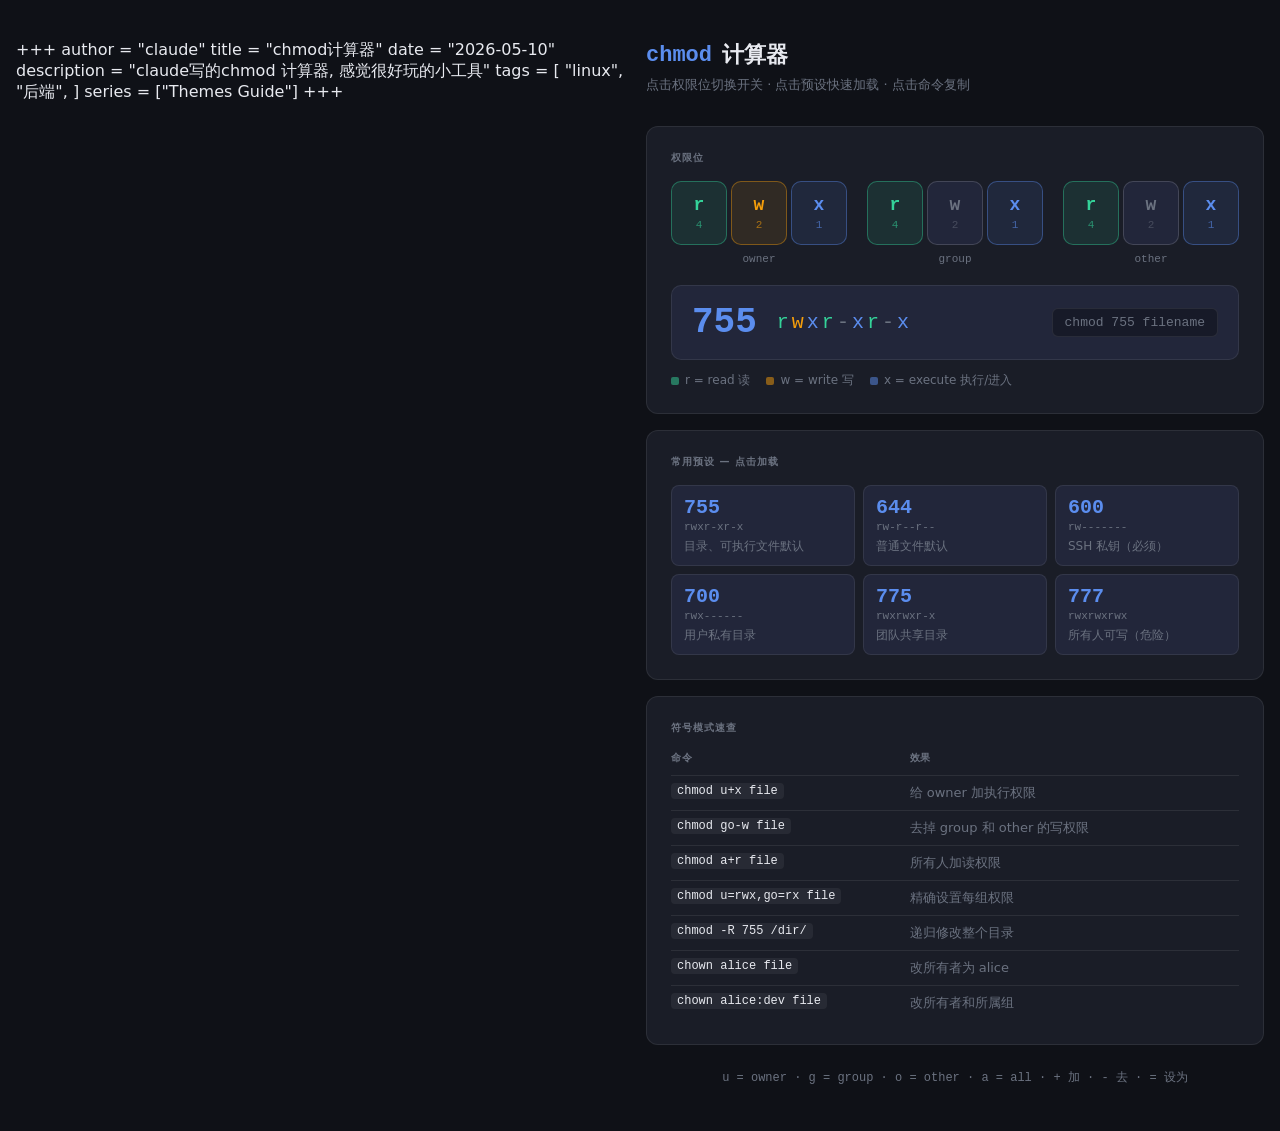
<file: content/post/chmod计算器/index.html>
+++
author = "claude"
title = "chmod计算器"
date = "2026-05-10"
description = "claude写的chmod 计算器, 感觉很好玩的小工具"
tags = [
    "linux",
    "后端",
]
series = ["Themes Guide"]
+++

<!doctype html>
<html lang="zh">
  <head>
    <meta charset="UTF-8" />
    <meta name="viewport" content="width=device-width, initial-scale=1.0" />
    <title>chmod 计算器</title>
    <style>
      *,
      *::before,
      *::after {
        box-sizing: border-box;
        margin: 0;
        padding: 0;
      }

      :root {
        --bg: #0f1117;
        --surface: #1a1d27;
        --surface2: #22263a;
        --border: rgba(255, 255, 255, 0.08);
        --border2: rgba(255, 255, 255, 0.15);
        --text: #e8eaf0;
        --muted: #6b7280;
        --accent: #5b8dee;
        --accent-bg: rgba(91, 141, 238, 0.12);
        --accent-border: rgba(91, 141, 238, 0.35);
        --success: #34d399;
        --warning: #f59e0b;
        --danger: #f87171;
        --r-color: #34d399;
        --w-color: #f59e0b;
        --x-color: #5b8dee;
        --font-mono: "JetBrains Mono", "Fira Code", "Cascadia Code", monospace;
        --font: "Inter", system-ui, sans-serif;
      }

      @import url("https://fonts.googleapis.com/css2?family=Inter:wght@400;500;600&family=JetBrains+Mono:wght@400;500;600&display=swap");

      body {
        background: var(--bg);
        color: var(--text);
        font-family: var(--font);
        min-height: 100vh;
        display: flex;
        align-items: flex-start;
        justify-content: center;
        padding: 40px 16px;
      }

      .app {
        width: 100%;
        max-width: 640px;
      }

      header {
        margin-bottom: 32px;
      }

      header h1 {
        font-family: var(--font-mono);
        font-size: 22px;
        font-weight: 600;
        color: var(--text);
        display: flex;
        align-items: center;
        gap: 10px;
      }

      header h1 span.accent {
        color: var(--accent);
      }

      header p {
        font-size: 13px;
        color: var(--muted);
        margin-top: 6px;
      }

      .card {
        background: var(--surface);
        border: 1px solid var(--border);
        border-radius: 12px;
        padding: 24px;
        margin-bottom: 16px;
      }

      .card-label {
        font-size: 10px;
        font-weight: 600;
        letter-spacing: 0.1em;
        text-transform: uppercase;
        color: var(--muted);
        margin-bottom: 16px;
      }

      .groups {
        display: flex;
        gap: 20px;
        justify-content: center;
      }

      .group-wrap {
        display: flex;
        flex-direction: column;
        align-items: center;
        gap: 8px;
      }

      .group-label {
        font-size: 11px;
        color: var(--muted);
        font-family: var(--font-mono);
      }

      .bit-group {
        display: flex;
        gap: 4px;
      }

      .bit {
        width: 56px;
        height: 64px;
        border: 1px solid var(--border2);
        border-radius: 10px;
        display: flex;
        flex-direction: column;
        align-items: center;
        justify-content: center;
        cursor: pointer;
        transition: all 0.15s ease;
        background: var(--surface2);
        gap: 4px;
        position: relative;
        overflow: hidden;
      }

      .bit::before {
        content: "";
        position: absolute;
        inset: 0;
        opacity: 0;
        transition: opacity 0.15s;
      }

      .bit:hover {
        border-color: var(--border2);
        transform: translateY(-1px);
      }

      .bit.on-r {
        background: rgba(52, 211, 153, 0.1);
        border-color: rgba(52, 211, 153, 0.4);
      }
      .bit.on-w {
        background: rgba(245, 158, 11, 0.1);
        border-color: rgba(245, 158, 11, 0.4);
      }
      .bit.on-x {
        background: rgba(91, 141, 238, 0.1);
        border-color: rgba(91, 141, 238, 0.4);
      }

      .bit .letter {
        font-family: var(--font-mono);
        font-size: 18px;
        font-weight: 600;
        transition: color 0.15s;
      }

      .bit.off .letter {
        color: var(--muted);
      }
      .bit.on-r .letter {
        color: var(--r-color);
      }
      .bit.on-w .letter {
        color: var(--w-color);
      }
      .bit.on-x .letter {
        color: var(--x-color);
      }

      .bit .val {
        font-family: var(--font-mono);
        font-size: 11px;
        transition: color 0.15s;
      }
      .bit.off .val {
        color: rgba(107, 114, 128, 0.5);
      }
      .bit.on-r .val {
        color: rgba(52, 211, 153, 0.6);
      }
      .bit.on-w .val {
        color: rgba(245, 158, 11, 0.6);
      }
      .bit.on-x .val {
        color: rgba(91, 141, 238, 0.6);
      }

      .result {
        background: var(--surface2);
        border: 1px solid var(--border);
        border-radius: 10px;
        padding: 16px 20px;
        margin-top: 20px;
        display: flex;
        align-items: center;
        gap: 20px;
        flex-wrap: wrap;
      }

      .result-num {
        font-family: var(--font-mono);
        font-size: 36px;
        font-weight: 600;
        color: var(--accent);
        min-width: 56px;
      }

      .result-str {
        font-family: var(--font-mono);
        font-size: 20px;
        font-weight: 500;
        color: var(--text);
        letter-spacing: 3px;
      }

      .result-str .c-r {
        color: var(--r-color);
      }
      .result-str .c-w {
        color: var(--w-color);
      }
      .result-str .c-x {
        color: var(--x-color);
      }
      .result-str .c-dash {
        color: var(--muted);
      }

      .result-cmd {
        font-family: var(--font-mono);
        font-size: 13px;
        color: var(--muted);
        margin-left: auto;
        background: rgba(0, 0, 0, 0.3);
        padding: 6px 12px;
        border-radius: 6px;
        border: 1px solid var(--border);
        cursor: pointer;
        transition: all 0.15s;
        user-select: all;
      }
      .result-cmd:hover {
        border-color: var(--accent-border);
        color: var(--accent);
      }
      .result-cmd:active {
        transform: scale(0.98);
      }

      .presets-grid {
        display: grid;
        grid-template-columns: repeat(3, 1fr);
        gap: 8px;
      }

      .preset {
        background: var(--surface2);
        border: 1px solid var(--border);
        border-radius: 8px;
        padding: 10px 12px;
        cursor: pointer;
        transition: all 0.15s;
      }
      .preset:hover {
        border-color: var(--accent-border);
        background: var(--accent-bg);
      }
      .preset:active {
        transform: scale(0.98);
      }

      .preset-num {
        font-family: var(--font-mono);
        font-size: 20px;
        font-weight: 600;
        color: var(--accent);
      }

      .preset-str {
        font-family: var(--font-mono);
        font-size: 11px;
        color: var(--muted);
        margin: 2px 0 5px;
      }

      .preset-desc {
        font-size: 12px;
        color: var(--muted);
        line-height: 1.4;
      }

      .ref-table {
        width: 100%;
        border-collapse: collapse;
        font-size: 13px;
      }

      .ref-table th {
        text-align: left;
        font-size: 10px;
        font-weight: 600;
        letter-spacing: 0.08em;
        text-transform: uppercase;
        color: var(--muted);
        padding: 0 0 10px;
        border-bottom: 1px solid var(--border);
      }

      .ref-table td {
        padding: 8px 0;
        border-bottom: 1px solid var(--border);
        vertical-align: top;
      }

      .ref-table tr:last-child td {
        border-bottom: none;
      }

      .ref-table td:first-child {
        font-family: var(--font-mono);
        font-size: 12px;
        color: var(--text);
        width: 42%;
        padding-right: 12px;
      }

      .ref-table td:last-child {
        color: var(--muted);
      }

      code {
        font-family: var(--font-mono);
        font-size: 12px;
        background: rgba(255, 255, 255, 0.06);
        padding: 1px 6px;
        border-radius: 4px;
        color: var(--text);
      }

      .legend {
        display: flex;
        gap: 16px;
        margin-top: 12px;
        flex-wrap: wrap;
      }

      .legend-item {
        display: flex;
        align-items: center;
        gap: 6px;
        font-size: 12px;
        color: var(--muted);
      }

      .legend-dot {
        width: 8px;
        height: 8px;
        border-radius: 2px;
      }

      footer {
        text-align: center;
        font-size: 12px;
        color: var(--muted);
        margin-top: 24px;
        font-family: var(--font-mono);
      }
    </style>
  </head>
  <body>
    <div class="app">
      <header>
        <h1><span class="accent">chmod</span> 计算器</h1>
        <p>点击权限位切换开关 · 点击预设快速加载 · 点击命令复制</p>
      </header>

      <div class="card">
        <div class="card-label">权限位</div>
        <div class="groups">
          <div class="group-wrap">
            <div class="bit-group" id="g0">
              <div
                class="bit on-r"
                data-g="0"
                data-p="0"
                data-v="4"
                data-l="r"
                onclick="toggle(this)"
              >
                <span class="letter">r</span><span class="val">4</span>
              </div>
              <div
                class="bit on-w"
                data-g="0"
                data-p="1"
                data-v="2"
                data-l="w"
                onclick="toggle(this)"
              >
                <span class="letter">w</span><span class="val">2</span>
              </div>
              <div
                class="bit on-x"
                data-g="0"
                data-p="2"
                data-v="1"
                data-l="x"
                onclick="toggle(this)"
              >
                <span class="letter">x</span><span class="val">1</span>
              </div>
            </div>
            <div class="group-label">owner</div>
          </div>
          <div class="group-wrap">
            <div class="bit-group" id="g1">
              <div
                class="bit on-r"
                data-g="1"
                data-p="0"
                data-v="4"
                data-l="r"
                onclick="toggle(this)"
              >
                <span class="letter">r</span><span class="val">4</span>
              </div>
              <div
                class="bit off"
                data-g="1"
                data-p="1"
                data-v="2"
                data-l="w"
                onclick="toggle(this)"
              >
                <span class="letter">w</span><span class="val">2</span>
              </div>
              <div
                class="bit on-x"
                data-g="1"
                data-p="2"
                data-v="1"
                data-l="x"
                onclick="toggle(this)"
              >
                <span class="letter">x</span><span class="val">1</span>
              </div>
            </div>
            <div class="group-label">group</div>
          </div>
          <div class="group-wrap">
            <div class="bit-group" id="g2">
              <div
                class="bit on-r"
                data-g="2"
                data-p="0"
                data-v="4"
                data-l="r"
                onclick="toggle(this)"
              >
                <span class="letter">r</span><span class="val">4</span>
              </div>
              <div
                class="bit off"
                data-g="2"
                data-p="1"
                data-v="2"
                data-l="w"
                onclick="toggle(this)"
              >
                <span class="letter">w</span><span class="val">2</span>
              </div>
              <div
                class="bit on-x"
                data-g="2"
                data-p="2"
                data-v="1"
                data-l="x"
                onclick="toggle(this)"
              >
                <span class="letter">x</span><span class="val">1</span>
              </div>
            </div>
            <div class="group-label">other</div>
          </div>
        </div>

        <div class="result">
          <span class="result-num" id="res-num">755</span>
          <span class="result-str" id="res-str"></span>
          <span
            class="result-cmd"
            id="res-cmd"
            onclick="copyCmd()"
            title="点击复制"
          ></span>
        </div>

        <div class="legend">
          <div class="legend-item">
            <div
              class="legend-dot"
              style="background: rgba(52, 211, 153, 0.5)"
            ></div>
            r = read 读
          </div>
          <div class="legend-item">
            <div
              class="legend-dot"
              style="background: rgba(245, 158, 11, 0.5)"
            ></div>
            w = write 写
          </div>
          <div class="legend-item">
            <div
              class="legend-dot"
              style="background: rgba(91, 141, 238, 0.5)"
            ></div>
            x = execute 执行/进入
          </div>
        </div>
      </div>

      <div class="card">
        <div class="card-label">常用预设 — 点击加载</div>
        <div class="presets-grid">
          <div class="preset" onclick="setPreset(7, 5, 5)">
            <div class="preset-num">755</div>
            <div class="preset-str">rwxr-xr-x</div>
            <div class="preset-desc">目录、可执行文件默认</div>
          </div>
          <div class="preset" onclick="setPreset(6, 4, 4)">
            <div class="preset-num">644</div>
            <div class="preset-str">rw-r--r--</div>
            <div class="preset-desc">普通文件默认</div>
          </div>
          <div class="preset" onclick="setPreset(6, 0, 0)">
            <div class="preset-num">600</div>
            <div class="preset-str">rw-------</div>
            <div class="preset-desc">SSH 私钥（必须）</div>
          </div>
          <div class="preset" onclick="setPreset(7, 0, 0)">
            <div class="preset-num">700</div>
            <div class="preset-str">rwx------</div>
            <div class="preset-desc">用户私有目录</div>
          </div>
          <div class="preset" onclick="setPreset(7, 7, 5)">
            <div class="preset-num">775</div>
            <div class="preset-str">rwxrwxr-x</div>
            <div class="preset-desc">团队共享目录</div>
          </div>
          <div class="preset" onclick="setPreset(7, 7, 7)">
            <div class="preset-num">777</div>
            <div class="preset-str">rwxrwxrwx</div>
            <div class="preset-desc">所有人可写（危险）</div>
          </div>
        </div>
      </div>

      <div class="card">
        <div class="card-label">符号模式速查</div>
        <table class="ref-table">
          <tr>
            <th>命令</th>
            <th>效果</th>
          </tr>
          <tr>
            <td><code>chmod u+x file</code></td>
            <td>给 owner 加执行权限</td>
          </tr>
          <tr>
            <td><code>chmod go-w file</code></td>
            <td>去掉 group 和 other 的写权限</td>
          </tr>
          <tr>
            <td><code>chmod a+r file</code></td>
            <td>所有人加读权限</td>
          </tr>
          <tr>
            <td><code>chmod u=rwx,go=rx file</code></td>
            <td>精确设置每组权限</td>
          </tr>
          <tr>
            <td><code>chmod -R 755 /dir/</code></td>
            <td>递归修改整个目录</td>
          </tr>
          <tr>
            <td><code>chown alice file</code></td>
            <td>改所有者为 alice</td>
          </tr>
          <tr>
            <td><code>chown alice:dev file</code></td>
            <td>改所有者和所属组</td>
          </tr>
        </table>
      </div>

      <footer>
        u = owner · g = group · o = other · a = all · + 加 · - 去 · = 设为
      </footer>
    </div>

    <script>
      const state = [
        [1, 1, 1],
        [1, 0, 1],
        [1, 0, 1],
      ];
      const colors = ["r", "w", "x"];

      function toggle(el) {
        const g = +el.dataset.g,
          p = +el.dataset.p,
          l = el.dataset.l;
        state[g][p] = state[g][p] ? 0 : 1;
        el.className = "bit " + (state[g][p] ? "on-" + l : "off");
        render();
      }

      function render() {
        const letters = ["r", "w", "x"];
        let num = 0,
          strHTML = "";
        for (let g = 0; g < 3; g++) {
          let gv = 0;
          for (let p = 0; p < 3; p++) {
            const on = state[g][p];
            const l = letters[p];
            gv += on ? [4, 2, 1][p] : 0;
            strHTML += on
              ? `<span class="c-${l}">${l}</span>`
              : `<span class="c-dash">-</span>`;
          }
          num = num * 10 + gv;
        }
        document.getElementById("res-num").textContent = num;
        document.getElementById("res-str").innerHTML = strHTML;
        document.getElementById("res-cmd").textContent =
          "chmod " + num + " filename";
      }

      function setPreset(o, g, ot) {
        const vals = [o, g, ot],
          weights = [4, 2, 1];
        const labels = ["r", "w", "x"];
        for (let i = 0; i < 3; i++)
          for (let p = 0; p < 3; p++)
            state[i][p] = vals[i] & weights[p] ? 1 : 0;

        document.querySelectorAll(".bit").forEach((el) => {
          const gi = +el.dataset.g,
            pi = +el.dataset.p,
            l = el.dataset.l;
          el.className = "bit " + (state[gi][pi] ? "on-" + l : "off");
        });
        render();
      }

      function copyCmd() {
        const txt =
          "chmod " +
          document.getElementById("res-num").textContent +
          " filename";
        navigator.clipboard.writeText(txt).then(() => {
          const el = document.getElementById("res-cmd");
          const orig = el.textContent;
          el.textContent = "已复制 ✓";
          setTimeout(() => (el.textContent = orig), 1500);
        });
      }

      render();
    </script>
  </body>
</html>
</file>
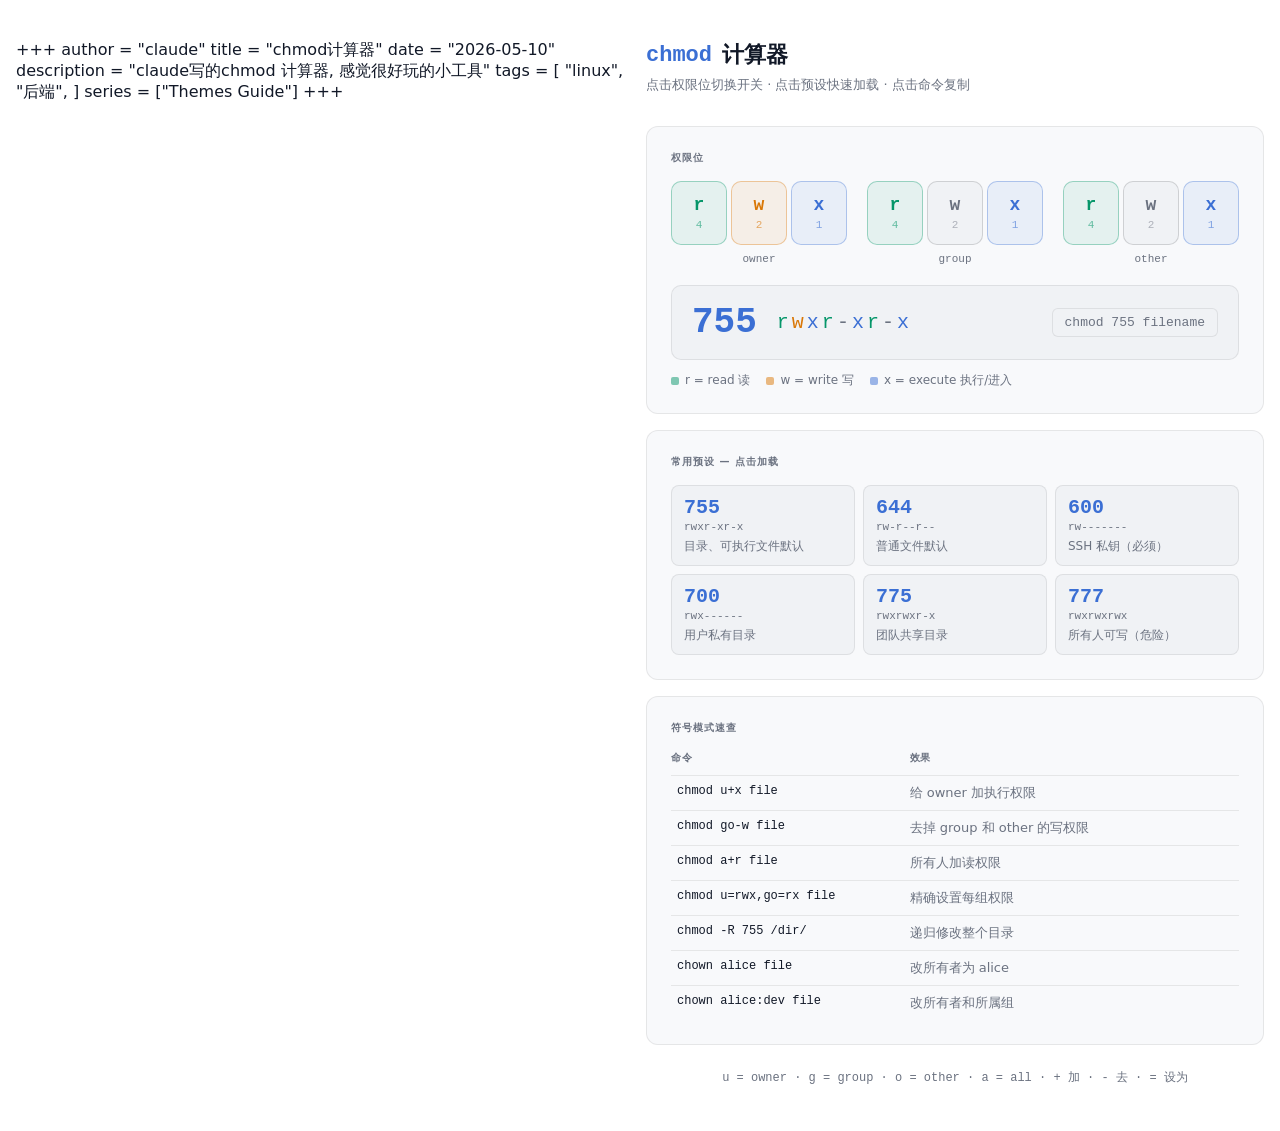
<file: content/post/chmod计算器/chmod-calculator.html>
+++
author = "claude"
title = "chmod计算器"
date = "2026-05-10"
description = "claude写的chmod 计算器, 感觉很好玩的小工具"
tags = [
    "linux",
    "后端",
]
series = ["Themes Guide"]
+++

<!doctype html>
<html lang="zh">
  <head>
    <meta charset="UTF-8" />
    <meta name="viewport" content="width=device-width, initial-scale=1.0" />
    <title>chmod 计算器</title>
    <style>
      *,
      *::before,
      *::after {
        box-sizing: border-box;
        margin: 0;
        padding: 0;
      }

      :root {
        --bg: #ffffff;
        --surface: #f8f9fb;
        --surface2: #f0f2f5;
        --border: rgba(0, 0, 0, 0.08);
        --border2: rgba(0, 0, 0, 0.14);
        --text: #111827;
        --muted: #6b7280;
        --accent: #3b6fd4;
        --accent-bg: rgba(59, 111, 212, 0.08);
        --accent-border: rgba(59, 111, 212, 0.3);
        --success: #059669;
        --warning: #d97706;
        --danger: #dc2626;
        --r-color: #059669;
        --w-color: #d97706;
        --x-color: #3b6fd4;
        --font-mono: "JetBrains Mono", "Fira Code", "Cascadia Code", monospace;
        --font: "Inter", system-ui, sans-serif;
      }

      @import url("https://fonts.googleapis.com/css2?family=Inter:wght@400;500;600&family=JetBrains+Mono:wght@400;500;600&display=swap");

      body {
        background: var(--bg);
        color: var(--text);
        font-family: var(--font);
        min-height: 100vh;
        display: flex;
        align-items: flex-start;
        justify-content: center;
        padding: 40px 16px;
      }

      .app {
        width: 100%;
        max-width: 640px;
      }

      header {
        margin-bottom: 32px;
      }

      header h1 {
        font-family: var(--font-mono);
        font-size: 22px;
        font-weight: 600;
        color: var(--text);
        display: flex;
        align-items: center;
        gap: 10px;
      }

      header h1 span.accent {
        color: var(--accent);
      }

      header p {
        font-size: 13px;
        color: var(--muted);
        margin-top: 6px;
      }

      .card {
        background: var(--surface);
        border: 1px solid var(--border);
        border-radius: 12px;
        padding: 24px;
        margin-bottom: 16px;
      }

      .card-label {
        font-size: 10px;
        font-weight: 600;
        letter-spacing: 0.1em;
        text-transform: uppercase;
        color: var(--muted);
        margin-bottom: 16px;
      }

      .groups {
        display: flex;
        gap: 20px;
        justify-content: center;
      }

      .group-wrap {
        display: flex;
        flex-direction: column;
        align-items: center;
        gap: 8px;
      }

      .group-label {
        font-size: 11px;
        color: var(--muted);
        font-family: var(--font-mono);
      }

      .bit-group {
        display: flex;
        gap: 4px;
      }

      .bit {
        width: 56px;
        height: 64px;
        border: 1px solid var(--border2);
        border-radius: 10px;
        display: flex;
        flex-direction: column;
        align-items: center;
        justify-content: center;
        cursor: pointer;
        transition: all 0.15s ease;
        background: var(--surface2);
        gap: 4px;
        position: relative;
        overflow: hidden;
      }

      .bit::before {
        content: "";
        position: absolute;
        inset: 0;
        opacity: 0;
        transition: opacity 0.15s;
      }

      .bit:hover {
        border-color: var(--border2);
        transform: translateY(-1px);
      }

      .bit.on-r {
        background: rgba(5, 150, 105, 0.08);
        border-color: rgba(5, 150, 105, 0.35);
      }
      .bit.on-w {
        background: rgba(217, 119, 6, 0.08);
        border-color: rgba(217, 119, 6, 0.35);
      }
      .bit.on-x {
        background: rgba(59, 111, 212, 0.08);
        border-color: rgba(59, 111, 212, 0.35);
      }

      .bit .letter {
        font-family: var(--font-mono);
        font-size: 18px;
        font-weight: 600;
        transition: color 0.15s;
      }

      .bit.off .letter {
        color: var(--muted);
      }
      .bit.on-r .letter {
        color: var(--r-color);
      }
      .bit.on-w .letter {
        color: var(--w-color);
      }
      .bit.on-x .letter {
        color: var(--x-color);
      }

      .bit .val {
        font-family: var(--font-mono);
        font-size: 11px;
        transition: color 0.15s;
      }
      .bit.off .val {
        color: rgba(107, 114, 128, 0.5);
      }
      .bit.on-r .val {
        color: rgba(5, 150, 105, 0.6);
      }
      .bit.on-w .val {
        color: rgba(217, 119, 6, 0.6);
      }
      .bit.on-x .val {
        color: rgba(59, 111, 212, 0.6);
      }

      .result {
        background: var(--surface2);
        border: 1px solid var(--border);
        border-radius: 10px;
        padding: 16px 20px;
        margin-top: 20px;
        display: flex;
        align-items: center;
        gap: 20px;
        flex-wrap: wrap;
      }

      .result-num {
        font-family: var(--font-mono);
        font-size: 36px;
        font-weight: 600;
        color: var(--accent);
        min-width: 56px;
      }

      .result-str {
        font-family: var(--font-mono);
        font-size: 20px;
        font-weight: 500;
        color: var(--text);
        letter-spacing: 3px;
      }

      .result-str .c-r {
        color: var(--r-color);
      }
      .result-str .c-w {
        color: var(--w-color);
      }
      .result-str .c-x {
        color: var(--x-color);
      }
      .result-str .c-dash {
        color: var(--muted);
      }

      .result-cmd {
        font-family: var(--font-mono);
        font-size: 13px;
        color: var(--muted);
        margin-left: auto;
        background: var(--surface2);
        padding: 6px 12px;
        border-radius: 6px;
        border: 1px solid var(--border);
        cursor: pointer;
        transition: all 0.15s;
        user-select: all;
      }
      .result-cmd:hover {
        border-color: var(--accent-border);
        color: var(--accent);
      }
      .result-cmd:active {
        transform: scale(0.98);
      }

      .presets-grid {
        display: grid;
        grid-template-columns: repeat(3, 1fr);
        gap: 8px;
      }

      .preset {
        background: var(--surface2);
        border: 1px solid var(--border);
        border-radius: 8px;
        padding: 10px 12px;
        cursor: pointer;
        transition: all 0.15s;
      }
      .preset:hover {
        border-color: var(--accent-border);
        background: var(--accent-bg);
      }
      .preset:active {
        transform: scale(0.98);
      }

      .preset-num {
        font-family: var(--font-mono);
        font-size: 20px;
        font-weight: 600;
        color: var(--accent);
      }

      .preset-str {
        font-family: var(--font-mono);
        font-size: 11px;
        color: var(--muted);
        margin: 2px 0 5px;
      }

      .preset-desc {
        font-size: 12px;
        color: var(--muted);
        line-height: 1.4;
      }

      .ref-table {
        width: 100%;
        border-collapse: collapse;
        font-size: 13px;
      }

      .ref-table th {
        text-align: left;
        font-size: 10px;
        font-weight: 600;
        letter-spacing: 0.08em;
        text-transform: uppercase;
        color: var(--muted);
        padding: 0 0 10px;
        border-bottom: 1px solid var(--border);
      }

      .ref-table td {
        padding: 8px 0;
        border-bottom: 1px solid var(--border);
        vertical-align: top;
      }

      .ref-table tr:last-child td {
        border-bottom: none;
      }

      .ref-table td:first-child {
        font-family: var(--font-mono);
        font-size: 12px;
        color: var(--text);
        width: 42%;
        padding-right: 12px;
      }

      .ref-table td:last-child {
        color: var(--muted);
      }

      code {
        font-family: var(--font-mono);
        font-size: 12px;
        background: rgba(255, 255, 255, 0.06);
        padding: 1px 6px;
        border-radius: 4px;
        color: var(--text);
      }

      .legend {
        display: flex;
        gap: 16px;
        margin-top: 12px;
        flex-wrap: wrap;
      }

      .legend-item {
        display: flex;
        align-items: center;
        gap: 6px;
        font-size: 12px;
        color: var(--muted);
      }

      .legend-dot {
        width: 8px;
        height: 8px;
        border-radius: 2px;
      }

      footer {
        text-align: center;
        font-size: 12px;
        color: var(--muted);
        margin-top: 24px;
        font-family: var(--font-mono);
      }
    </style>
  </head>
  <body>
    <div class="app">
      <header>
        <h1><span class="accent">chmod</span> 计算器</h1>
        <p>点击权限位切换开关 · 点击预设快速加载 · 点击命令复制</p>
      </header>

      <div class="card">
        <div class="card-label">权限位</div>
        <div class="groups">
          <div class="group-wrap">
            <div class="bit-group" id="g0">
              <div
                class="bit on-r"
                data-g="0"
                data-p="0"
                data-v="4"
                data-l="r"
                onclick="toggle(this)"
              >
                <span class="letter">r</span><span class="val">4</span>
              </div>
              <div
                class="bit on-w"
                data-g="0"
                data-p="1"
                data-v="2"
                data-l="w"
                onclick="toggle(this)"
              >
                <span class="letter">w</span><span class="val">2</span>
              </div>
              <div
                class="bit on-x"
                data-g="0"
                data-p="2"
                data-v="1"
                data-l="x"
                onclick="toggle(this)"
              >
                <span class="letter">x</span><span class="val">1</span>
              </div>
            </div>
            <div class="group-label">owner</div>
          </div>
          <div class="group-wrap">
            <div class="bit-group" id="g1">
              <div
                class="bit on-r"
                data-g="1"
                data-p="0"
                data-v="4"
                data-l="r"
                onclick="toggle(this)"
              >
                <span class="letter">r</span><span class="val">4</span>
              </div>
              <div
                class="bit off"
                data-g="1"
                data-p="1"
                data-v="2"
                data-l="w"
                onclick="toggle(this)"
              >
                <span class="letter">w</span><span class="val">2</span>
              </div>
              <div
                class="bit on-x"
                data-g="1"
                data-p="2"
                data-v="1"
                data-l="x"
                onclick="toggle(this)"
              >
                <span class="letter">x</span><span class="val">1</span>
              </div>
            </div>
            <div class="group-label">group</div>
          </div>
          <div class="group-wrap">
            <div class="bit-group" id="g2">
              <div
                class="bit on-r"
                data-g="2"
                data-p="0"
                data-v="4"
                data-l="r"
                onclick="toggle(this)"
              >
                <span class="letter">r</span><span class="val">4</span>
              </div>
              <div
                class="bit off"
                data-g="2"
                data-p="1"
                data-v="2"
                data-l="w"
                onclick="toggle(this)"
              >
                <span class="letter">w</span><span class="val">2</span>
              </div>
              <div
                class="bit on-x"
                data-g="2"
                data-p="2"
                data-v="1"
                data-l="x"
                onclick="toggle(this)"
              >
                <span class="letter">x</span><span class="val">1</span>
              </div>
            </div>
            <div class="group-label">other</div>
          </div>
        </div>

        <div class="result">
          <span class="result-num" id="res-num">755</span>
          <span class="result-str" id="res-str"></span>
          <span
            class="result-cmd"
            id="res-cmd"
            onclick="copyCmd()"
            title="点击复制"
          ></span>
        </div>

        <div class="legend">
          <div class="legend-item">
            <div
              class="legend-dot"
              style="background: rgba(5, 150, 105, 0.5)"
            ></div>
            r = read 读
          </div>
          <div class="legend-item">
            <div
              class="legend-dot"
              style="background: rgba(217, 119, 6, 0.5)"
            ></div>
            w = write 写
          </div>
          <div class="legend-item">
            <div
              class="legend-dot"
              style="background: rgba(59, 111, 212, 0.5)"
            ></div>
            x = execute 执行/进入
          </div>
        </div>
      </div>

      <div class="card">
        <div class="card-label">常用预设 — 点击加载</div>
        <div class="presets-grid">
          <div class="preset" onclick="setPreset(7, 5, 5)">
            <div class="preset-num">755</div>
            <div class="preset-str">rwxr-xr-x</div>
            <div class="preset-desc">目录、可执行文件默认</div>
          </div>
          <div class="preset" onclick="setPreset(6, 4, 4)">
            <div class="preset-num">644</div>
            <div class="preset-str">rw-r--r--</div>
            <div class="preset-desc">普通文件默认</div>
          </div>
          <div class="preset" onclick="setPreset(6, 0, 0)">
            <div class="preset-num">600</div>
            <div class="preset-str">rw-------</div>
            <div class="preset-desc">SSH 私钥（必须）</div>
          </div>
          <div class="preset" onclick="setPreset(7, 0, 0)">
            <div class="preset-num">700</div>
            <div class="preset-str">rwx------</div>
            <div class="preset-desc">用户私有目录</div>
          </div>
          <div class="preset" onclick="setPreset(7, 7, 5)">
            <div class="preset-num">775</div>
            <div class="preset-str">rwxrwxr-x</div>
            <div class="preset-desc">团队共享目录</div>
          </div>
          <div class="preset" onclick="setPreset(7, 7, 7)">
            <div class="preset-num">777</div>
            <div class="preset-str">rwxrwxrwx</div>
            <div class="preset-desc">所有人可写（危险）</div>
          </div>
        </div>
      </div>

      <div class="card">
        <div class="card-label">符号模式速查</div>
        <table class="ref-table">
          <tr>
            <th>命令</th>
            <th>效果</th>
          </tr>
          <tr>
            <td><code>chmod u+x file</code></td>
            <td>给 owner 加执行权限</td>
          </tr>
          <tr>
            <td><code>chmod go-w file</code></td>
            <td>去掉 group 和 other 的写权限</td>
          </tr>
          <tr>
            <td><code>chmod a+r file</code></td>
            <td>所有人加读权限</td>
          </tr>
          <tr>
            <td><code>chmod u=rwx,go=rx file</code></td>
            <td>精确设置每组权限</td>
          </tr>
          <tr>
            <td><code>chmod -R 755 /dir/</code></td>
            <td>递归修改整个目录</td>
          </tr>
          <tr>
            <td><code>chown alice file</code></td>
            <td>改所有者为 alice</td>
          </tr>
          <tr>
            <td><code>chown alice:dev file</code></td>
            <td>改所有者和所属组</td>
          </tr>
        </table>
      </div>

      <footer>
        u = owner · g = group · o = other · a = all · + 加 · - 去 · = 设为
      </footer>
    </div>

    <script>
      const state = [
        [1, 1, 1],
        [1, 0, 1],
        [1, 0, 1],
      ];
      const colors = ["r", "w", "x"];

      function toggle(el) {
        const g = +el.dataset.g,
          p = +el.dataset.p,
          l = el.dataset.l;
        state[g][p] = state[g][p] ? 0 : 1;
        el.className = "bit " + (state[g][p] ? "on-" + l : "off");
        render();
      }

      function render() {
        const letters = ["r", "w", "x"];
        let num = 0,
          strHTML = "";
        for (let g = 0; g < 3; g++) {
          let gv = 0;
          for (let p = 0; p < 3; p++) {
            const on = state[g][p];
            const l = letters[p];
            gv += on ? [4, 2, 1][p] : 0;
            strHTML += on
              ? `<span class="c-${l}">${l}</span>`
              : `<span class="c-dash">-</span>`;
          }
          num = num * 10 + gv;
        }
        document.getElementById("res-num").textContent = num;
        document.getElementById("res-str").innerHTML = strHTML;
        document.getElementById("res-cmd").textContent =
          "chmod " + num + " filename";
      }

      function setPreset(o, g, ot) {
        const vals = [o, g, ot],
          weights = [4, 2, 1];
        const labels = ["r", "w", "x"];
        for (let i = 0; i < 3; i++)
          for (let p = 0; p < 3; p++)
            state[i][p] = vals[i] & weights[p] ? 1 : 0;

        document.querySelectorAll(".bit").forEach((el) => {
          const gi = +el.dataset.g,
            pi = +el.dataset.p,
            l = el.dataset.l;
          el.className = "bit " + (state[gi][pi] ? "on-" + l : "off");
        });
        render();
      }

      function copyCmd() {
        const txt =
          "chmod " +
          document.getElementById("res-num").textContent +
          " filename";
        navigator.clipboard.writeText(txt).then(() => {
          const el = document.getElementById("res-cmd");
          const orig = el.textContent;
          el.textContent = "已复制 ✓";
          setTimeout(() => (el.textContent = orig), 1500);
        });
      }

      render();
    </script>
  </body>
</html>
</file>
